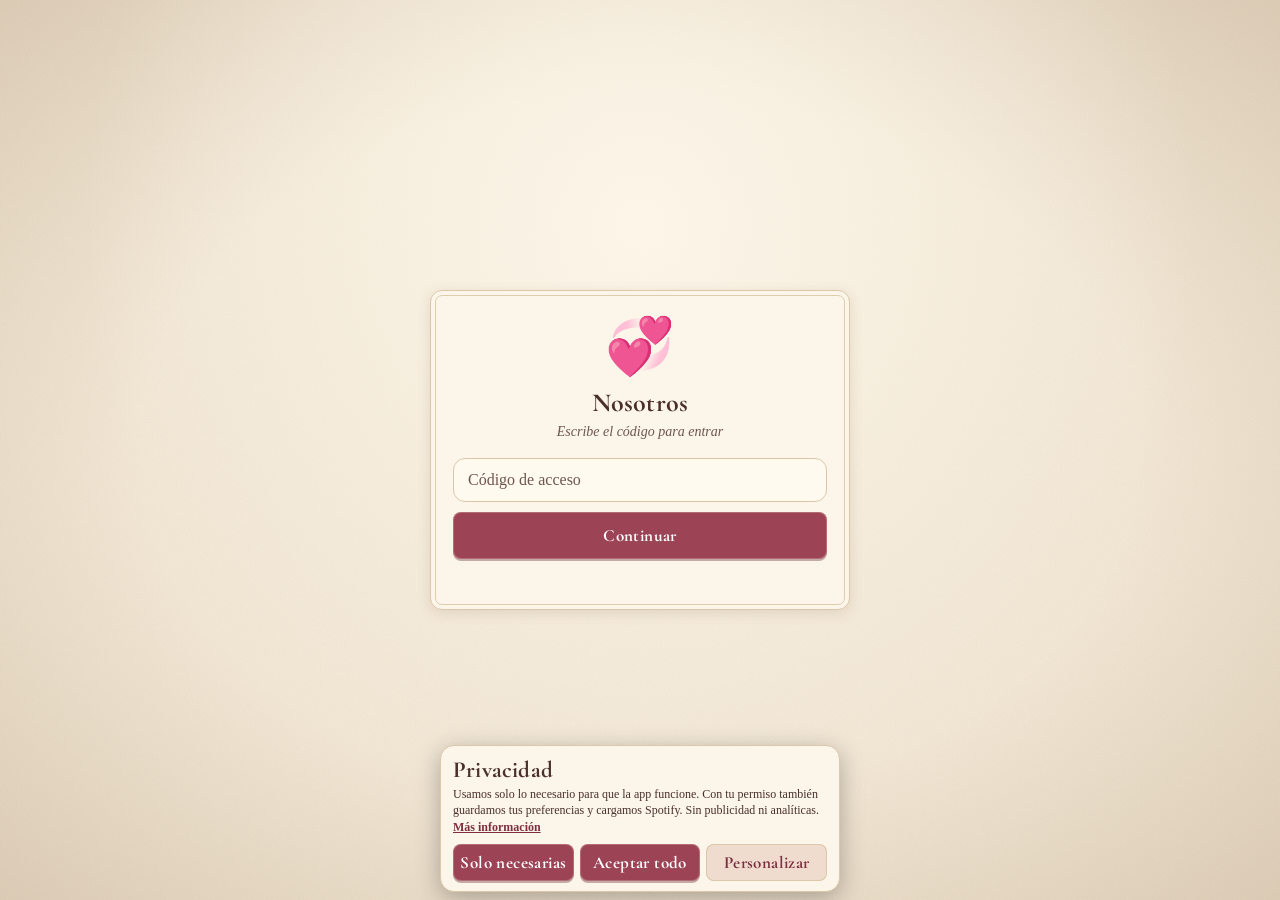
<file: index.html>
<!DOCTYPE html>
<html lang="es">
<head>
  <meta charset="UTF-8">
  <meta name="viewport" content="width=device-width, initial-scale=1.0, viewport-fit=cover">
  <title>Nosotros</title>
  <meta name="theme-color" content="#f3e9d7">
  <meta name="apple-mobile-web-app-capable" content="yes">
  <meta name="mobile-web-app-capable" content="yes">
  <meta name="apple-mobile-web-app-status-bar-style" content="default">
  <meta name="apple-mobile-web-app-title" content="Nosotros">
  <link rel="manifest" href="manifest.json">
  <link rel="icon" href="icon-192.png">
  <link rel="apple-touch-icon" href="icon-192.png">
  <meta name="robots" content="noindex, nofollow">
  <meta name="referrer" content="no-referrer">
  <meta http-equiv="Content-Security-Policy" content="default-src 'self'; script-src 'self'; style-src 'self' 'unsafe-inline'; img-src 'self' data: blob: https://kupwqulxzsgupyowpsnd.supabase.co; media-src 'self' blob: https://kupwqulxzsgupyowpsnd.supabase.co; connect-src 'self' https://kupwqulxzsgupyowpsnd.supabase.co wss://kupwqulxzsgupyowpsnd.supabase.co; frame-src https://open.spotify.com; font-src 'self'; worker-src 'self'; manifest-src 'self'; object-src 'none'; base-uri 'self'; form-action 'self'">
  <link rel="stylesheet" href="styles.css">
  <script src="tema-temprano.js"></script>
  <script src="vendor/supabase.js"></script>
</head>
<body>
  <div id="fondo-tema" class="fondo-tema" aria-hidden="true"></div>

  <!-- CARGANDO -->
  <section id="pantalla-cargando" class="pantalla activa centro">
    <div class="logo">💞</div>
  </section>

  <!-- CÓDIGO DE ACCESO -->
  <section id="pantalla-codigo" class="pantalla centro">
    <div class="tarjeta">
      <div class="logo">💞</div>
      <h1>Nosotros</h1>
      <p class="sub" id="codigo-sub">Escribe el código para entrar</p>
      <form id="form-codigo">
        <input aria-label="Código de acceso" id="input-acceso" type="password" inputmode="numeric" placeholder="Código de acceso" autocomplete="off" required>
        <button type="submit" class="btn">Continuar</button>
      </form>
      <p id="codigo-msg" class="msg" role="alert"></p>
    </div>
    <nav class="legal-links pie" aria-label="Información legal">
      <a href="legal/privacidad.html">Privacidad</a>
      <a href="legal/terminos.html">Términos</a>
      <a href="legal/cookies.html">Cookies</a>
      <a href="legal/reembolsos.html">Reembolsos</a>
      <a href="legal/creditos.html">Créditos</a>
      <button type="button" class="link-chico" data-accion="cookies">Preferencias de cookies</button>
    </nav>
  </section>

  <!-- USUARIO -->
  <section id="pantalla-auth" class="pantalla centro">
    <div class="tarjeta">
      <div class="logo">💞</div>
      <h1>Nosotros</h1>
      <p class="sub">¿Quién eres?</p>
      <form id="form-auth">
        <input aria-label="Tu nombre" id="auth-usuario" type="text" placeholder="Tu nombre" autocomplete="off" autocapitalize="words" required>
        <input aria-label="Contraseña" id="auth-pass" type="password" placeholder="Contraseña" autocomplete="current-password" required>
        <label class="chk" id="auth-terminos-fila">
          <input type="checkbox" id="auth-terminos" required>
          <span>He leído y acepto los <a href="legal/terminos.html">Términos y condiciones</a> y el <a href="legal/privacidad.html">Aviso de privacidad</a>.</span>
        </label>
        <button type="submit" class="btn" id="btn-auth">Entrar</button>
      </form>
      <p class="sub" style="margin:10px 0 0;font-size:12px">Solo pedimos los datos necesarios: tu nombre y tu contraseña.</p>
      <p id="auth-msg" class="msg" role="alert"></p>
    </div>
    <nav class="legal-links pie" aria-label="Información legal">
      <a href="legal/privacidad.html">Privacidad</a>
      <a href="legal/terminos.html">Términos</a>
      <a href="legal/cookies.html">Cookies</a>
      <a href="legal/reembolsos.html">Reembolsos</a>
      <a href="legal/creditos.html">Créditos</a>
      <button type="button" class="link-chico" data-accion="cookies">Preferencias de cookies</button>
    </nav>
  </section>

  <!-- VINCULAR PAREJA -->
  <section id="pantalla-vincular" class="pantalla centro">
    <div class="tarjeta">
      <div class="logo">🔗</div>
      <h2>Vincula a tu pareja</h2>
      <p class="sub">Uno crea el código y el otro lo escribe.</p>

      <button id="btn-crear-codigo" class="btn">Crear código</button>
      <div id="codigo-creado" class="codigo oculto"></div>

      <div class="separador"><span>o</span></div>

      <form id="form-unirse">
        <input aria-label="Escribe el código" id="input-codigo" type="text" placeholder="Escribe el código" maxlength="6" autocapitalize="characters" required>
        <button type="submit" class="btn btn-sec">Unirme</button>
      </form>
      <p id="vincular-msg" class="msg" role="alert"></p>
      <button class="link" data-accion="salir">Cerrar sesión</button>
    </div>
  </section>

  <!-- APP PRINCIPAL -->
  <section id="pantalla-app" class="pantalla">
    <a class="saltar" href="#contenido">Saltar al contenido</a>
    <header class="barra">
      <h1>💞 <span id="titulo-pareja">Nosotros</span></h1>
    </header>

    <main id="contenido" tabindex="-1">
      <!-- INICIO -->
      <div id="vista-inicio" class="vista activa">
        <div class="corazones-fondo" aria-hidden="true">
          <span>❤</span><span>❤</span><span>❤</span><span>❤</span><span>❤</span><span>❤</span><span>❤</span><span>❤</span>
        </div>

        <p class="saludo" id="saludo"></p>

        <!-- Pareja -->
        <div class="hero">
          <div class="hero-persona">
            <div class="avatar grande" id="hero-av-yo" data-uid=""></div>
            <span class="animo-badge oculto" id="hero-animo-yo"></span>
            <span id="hero-nombre-yo"></span>
          </div>
          <div class="latido">❤️</div>
          <div class="hero-persona">
            <div class="avatar grande otro" id="hero-av-otro"></div>
            <span class="animo-badge oculto" id="hero-animo-otro"></span>
            <span id="hero-nombre-otro"></span>
          </div>
        </div>

        <!-- Contador -->
        <div class="tarjeta contador" id="contador">
          <div id="contador-sin-fecha" class="oculto">
            <h2>¿Desde cuándo son novios? 💘</h2>
            <p class="sub">Pon la fecha y verán cuánto tiempo llevan juntos.</p>
          </div>
          <div id="contador-con-fecha" class="oculto">
            <p class="contador-titulo">Llevamos juntos</p>
            <div class="contador-dias"><span id="c-dias">0</span> <small>días</small></div>
            <div class="contador-cajas">
              <div><b id="c-anios">0</b><span>años</span></div>
              <div><b id="c-meses">0</b><span>meses</span></div>
              <div><b id="c-resto">0</b><span>días</span></div>
            </div>
            <p class="contador-vivo" id="c-vivo"></p>
            <p class="contador-desde" id="c-desde"></p>
          </div>
        </div>

        <!-- Próximas fechas -->
        <div class="grid-2" id="proximas">
          <div class="tarjeta mini">
            <div class="mini-icono">🌙</div>
            <div class="mini-num" id="p-mes-dias">–</div>
            <div class="mini-txt" id="p-mes-txt">para el próximo mesario</div>
          </div>
          <div class="tarjeta mini">
            <div class="mini-icono">💍</div>
            <div class="mini-num" id="p-anio-dias">–</div>
            <div class="mini-txt" id="p-anio-txt">para el aniversario</div>
            <div class="barra-prog"><i id="p-anio-barra"></i></div>
          </div>
        </div>

        <!-- Nuestra historia en números -->
        <div class="tarjeta numeros" id="numeros">
          <h2>Nuestra historia en números</h2>
          <div class="numeros-grid">
            <div><i>🌅</i><b id="n-amaneceres">0</b><span>amaneceres juntos</span></div>
            <div><i>📅</i><b id="n-semanas">0</b><span>semanas</span></div>
            <div><i>🌙</i><b id="n-lunas">0</b><span>lunas nuevas</span></div>
            <div><i>⏳</i><b id="n-horas">0</b><span>horas</span></div>
            <div><i>✨</i><b id="n-minutos">0</b><span>minutos</span></div>
            <div><i>💓</i><b id="n-latidos">0</b><span>latidos de amor</span></div>
          </div>
        </div>

        <!-- Botón de amor -->
        <button id="btn-corazon" class="btn-corazon">
          <span>❤️</span> Mandar un corazón
        </button>

        <!-- Estado de ánimo -->
        <div class="tarjeta animo" id="animo">
          <h2>¿Cómo te sientes hoy?</h2>
          <p class="sub" style="margin:0 0 4px">Es opcional y solo lo ve tu pareja.</p>
          <div class="animo-opciones" id="animo-opciones"></div>
          <p class="animo-otro" id="animo-otro"></p>
        </div>

        <!-- Estadísticas -->
        <div class="stats">
          <div><b id="s-recuerdos">0</b><span>📸 recuerdos</span></div>
          <div><b id="s-planes">0</b><span>🎯 planes</span></div>
          <div><b id="s-corazones">0</b><span>❤️ corazones</span></div>
        </div>

        <!-- Cumpleaños -->
        <div class="tarjeta cumples" id="cumples"></div>

        <!-- La luna y una idea para hoy -->
        <div class="grid-2" id="extras">
          <div class="tarjeta mini">
            <div class="mini-icono" id="luna-emoji">🌙</div>
            <div class="mini-num" id="luna-nombre">–</div>
            <div class="mini-txt" id="luna-texto"></div>
          </div>
          <div class="tarjeta mini">
            <div class="mini-icono">💡</div>
            <div class="mini-txt" style="font-weight:600">Idea para hoy</div>
            <div class="idea-txt" id="idea-hoy"></div>
          </div>
        </div>

        <!-- Frase del día -->
        <div class="tarjeta frase">
          <p class="frase-titulo">Frase del día</p>
          <p id="frase-dia"></p>
          <p class="frase-nueva" id="frase-nueva"></p>
        </div>
      </div>

      <!-- MURO -->
      <div id="vista-muro" class="vista">
        <form id="form-publicar" class="tarjeta publicar">
          <textarea aria-label="Escribe un recuerdo..." id="pub-texto" placeholder="Escribe un recuerdo..." rows="2"></textarea>
          <div id="pub-preview" class="preview oculto"></div>
          <p class="sub" style="text-align:left;margin:0 0 8px;font-size:12px">Sube solo contenido tuyo o con permiso de quienes aparecen. <a href="legal/terminos.html">Términos</a></p>
          <div class="fila">
            <label class="btn-icono" title="Adjuntar foto o video">
              📷
              <input id="pub-archivo" type="file" accept="image/*,video/*" class="sr-solo" aria-label="Adjuntar foto o video">
            </label>
            <span id="pub-estado" class="estado"></span>
            <button type="submit" class="btn btn-chico" id="btn-publicar">Publicar</button>
          </div>
        </form>
        <!-- Recuerdo al azar -->
        <div class="tarjeta recuerdo-azar">
          <div class="fila entre">
            <h2>✨ Un recuerdo</h2>
            <button id="btn-otro-recuerdo" class="btn-icono" title="Otro recuerdo" aria-label="Ver otro recuerdo">🔀</button>
          </div>
          <div id="recuerdo-azar"></div>
        </div>
        <div id="lista-publicaciones"></div>
      </div>

      <!-- JARDÍN -->
      <div id="vista-jardin" class="vista">
        <div class="jardin" id="jardin" role="img" aria-label="Jardín con flores, mariposas y libélulas. Toca el pasto para plantar una flor y el cielo para llamar a las mariposas.">
          <div class="j-sol"></div>
          <div class="j-nube n1"></div><div class="j-nube n2"></div><div class="j-nube n3"></div>
          <div class="j-colina c1"></div><div class="j-colina c2"></div>
          <div class="j-suelo"></div>
          <div class="j-arboles" id="j-arboles"></div>
          <div class="j-capa" id="j-capa"></div>
          <div class="j-aire" id="j-aire"></div>
          <p class="j-pista" id="j-pista">Toca el pasto para plantar · toca el cielo para llamar a las mariposas · mantén presionada una flor 5 segundos para quitarla</p>
        </div>
      </div>

      <!-- PLANES Y METAS -->
      <div id="vista-planes" class="vista">
        <div class="tarjeta planes-resumen">
          <h2>🎯 Nuestros planes</h2>
          <div class="planes-num" id="planes-num">Aún no hay planes</div>
          <div class="barra-prog"><i id="planes-barra"></i></div>
        </div>
        <div class="pestanas" id="planes-tabs">
          <button type="button" class="pestana activa" data-tab="pendientes">Por cumplir</button>
          <button type="button" class="pestana" data-tab="cumplidos">Cumplidos ✓</button>
        </div>
        <form id="form-plan" class="tarjeta publicar">
          <input aria-label="Ej: Viajar a la playa juntos…" id="plan-texto" type="text" placeholder="Ej: Viajar a la playa juntos…" maxlength="120" autocomplete="off">
          <button type="submit" class="btn btn-chico" id="btn-plan">Agregar</button>
        </form>
        <div id="lista-planes"></div>
      </div>

      <!-- PERFIL -->
      <div id="vista-perfil" class="vista">
        <div class="tarjeta">
          <h2>Tu perfil</h2>
          <div class="perfil-foto-fila">
            <div class="avatar enorme" id="perfil-avatar" data-uid=""></div>
            <label class="btn btn-chico btn-sec">
              <span id="perfil-foto-txt">Cambiar foto</span>
              <input id="perfil-foto" type="file" accept="image/*" class="sr-solo" aria-label="Elegir foto de perfil">
            </label>
            <button type="button" class="btn btn-chico btn-sec oculto" id="btn-quitar-foto">Quitar foto</button>
            <span id="perfil-foto-estado" class="estado" role="status"></span>
          </div>
          <label for="perfil-nombre">Tu nombre</label>
          <div class="fila">
            <input id="perfil-nombre" type="text" aria-label="Tu nombre" autocomplete="name">
            <button id="btn-guardar-nombre" class="btn btn-chico">Guardar</button>
          </div>
          <p class="sub" id="perfil-email"></p>
        </div>
        <div class="tarjeta">
          <h2>Tu pareja</h2>
          <p id="perfil-pareja"></p>
          <p class="sub">Código de vinculación: <b id="perfil-codigo"></b></p>
        </div>
        <div class="tarjeta">
          <h2>Temática</h2>
          <p class="sub" style="text-align:left;margin-top:0">Cambia cómo se ve la app. Se guarda en este dispositivo.</p>
          <div class="temas" id="lista-temas">
            <button type="button" class="tema-op activa" data-tema="rosa"><i class="tema-mini" style="background:linear-gradient(135deg,#e2b9ac,#9c4356)"></i><b>Rosa vintage</b><small>Predeterminada 💞</small></button>
            <button type="button" class="tema-op" data-tema="coraline"><i class="tema-mini" style="background:linear-gradient(135deg,#5b3fb5,#182a72 60%,#090e2c)"></i><b>Mundo de botones</b><small>Noche estrellada 🗝️</small></button>
            <button type="button" class="tema-op" data-tema="aurora"><i class="tema-mini" style="background:linear-gradient(135deg,#3df2b0,#1b6f9c 60%,#03131a)"></i><b>Auroras boreales</b><small>Cielo del norte 🌌</small></button>
          </div>
        </div>
        <button class="btn btn-sec" data-accion="salir">Cerrar sesión</button>
        <details class="datos-pie" id="datos-pie">
          <summary>Privacidad y datos</summary>
          <div class="datos-cuerpo">
            <p>Solo guardamos lo necesario. Puedes descargar tus datos, cambiar tus permisos o pedir que se borren.</p>
            <label class="chk chico"><input type="checkbox" id="pref-anim"> <span>Reducir animaciones</span></label>
            <p class="datos-acciones">
              <button type="button" class="link-chico" id="btn-descargar">Descargar mis datos</button> ·
              <button type="button" class="link-chico" data-accion="cookies">Preferencias de cookies</button>
            </p>
            <p id="datos-msg" class="msg" role="status"></p>
            <nav class="legal-links" aria-label="Información legal">
              <a href="legal/privacidad.html">Privacidad</a>
              <a href="legal/terminos.html">Términos</a>
              <a href="legal/cookies.html">Cookies</a>
              <a href="legal/reembolsos.html">Reembolsos</a>
              <a href="legal/creditos.html">Créditos</a>
            </nav>
          </div>
        </details>

      </div>
    </main>

    <!-- Mavis, la gatita que camina por la barra -->
    <div class="mavis" id="mavis" aria-hidden="true">
      <div class="mv-salto">
        <svg class="mavis-svg" id="mavis-svg" viewBox="0 0 130 92">
          <defs>
            <linearGradient id="mvPiel" x1="0" y1="0" x2="0" y2="1"><stop offset="0" stop-color="#3a3a47"/><stop offset=".3" stop-color="#1e1e26"/><stop offset="1" stop-color="#0b0b10"/></linearGradient>
            <linearGradient id="mvLejos" x1="0" y1="0" x2="0" y2="1"><stop offset="0" stop-color="#22222b"/><stop offset="1" stop-color="#09090d"/></linearGradient>
            <radialGradient id="mvCara" cx="58%" cy="38%" r="72%"><stop offset="0" stop-color="#33333f"/><stop offset=".55" stop-color="#1c1c24"/><stop offset="1" stop-color="#0d0d12"/></radialGradient>
            <radialGradient id="mvIris" cx="38%" cy="32%" r="75%"><stop offset="0" stop-color="#f6f08a"/><stop offset=".55" stop-color="#b9cc3c"/><stop offset="1" stop-color="#5b781d"/></radialGradient>
          </defs>
          <ellipse cx="66" cy="88" rx="42" ry="3.6" fill="rgba(0,0,0,.2)"/>
          <path class="mv-cola" d="M36 50 C18 55 3 45 7 28 C8 21 13 16 17.5 17.5 C20 19 19 22.5 17 26 C14 33 18 40 28 43 C33 45 37 46 39 47 Z" fill="url(#mvLejos)"/>
          <path d="M9 30 C9 24 12 19 16 18.5 M14 40 C20 45 28 46 36 47" fill="none" stroke="#4b4b5c" stroke-width=".9" opacity=".55" stroke-linecap="round"/>
          <g class="mv-pata p2">
            <path d="M47 61 C45.6 69 48.4 76 50.4 80 L49.6 84.6 C49.2 87.4 51 88 53.6 87.8 L56 87.6 C57.2 87.4 57.6 86 56.2 85 L55.4 81 C56.6 74 57.4 68 57 61 Z" fill="url(#mvLejos)"/>
            <ellipse cx="50.8" cy="86.6" rx="5.6" ry="2.5" fill="#1c1c25"/>
            <path d="M48.6 87.6 v-2 M50.8 88 v-2 M53 87.6 v-2" stroke="#000" stroke-width=".6" opacity=".6"/>
          </g>
          <g class="mv-pata p4">
            <path d="M83 61 C83.4 69 84.4 76 84.8 81 L84.4 85 C84.2 87.6 86 88 88.4 88 L90.6 87.8 C92 87.6 92.2 86.2 91.2 85 L90.8 81 C91.2 75 92 68 93 61 Z" fill="url(#mvLejos)"/>
            <ellipse cx="86.8" cy="86.6" rx="5.6" ry="2.5" fill="#1c1c25"/>
            <path d="M84.6 87.6 v-2 M86.8 88 v-2 M89 87.6 v-2" stroke="#000" stroke-width=".6" opacity=".6"/>
          </g>
          <g class="mv-cuerpo">
            <path d="M27 57 C26 42 41 36 62 36 C83 36 98 42 98 55 C98 68 83 77 62 77 C41 77 27 71 27 57 Z" fill="url(#mvPiel)"/>
            <path d="M31 47 C42 38 56 36 70 36.5 C84 37 94 41 97 50" fill="none" stroke="#5a5a6e" stroke-width="1.4" opacity=".55" stroke-linecap="round"/>
            <ellipse cx="44" cy="60" rx="14" ry="15.5" fill="#2a2a34" opacity=".55"/>
            <ellipse cx="83" cy="59" rx="12" ry="14" fill="#2a2a34" opacity=".45"/>
            <path d="M38 44 q4 -2 8 0 M50 41 q4 -2 8 0 M62 40 q4 -2 8 0 M74 41 q4 -2 8 0 M44 50 q4 -2 8 0 M58 48 q4 -2 8 0 M72 49 q4 -2 8 0 M36 58 q4 -2 8 0 M50 56 q4 -2 8 0 M64 57 q4 -2 8 0 M78 57 q4 -2 8 0 M44 66 q4 -2 8 0 M60 66 q4 -2 8 0" fill="none" stroke="#5d5d70" stroke-width=".8" opacity=".5" stroke-linecap="round"/>
            <path d="M88 44 C96 44 100 52 96 62 C93 70 86 75 80 76 C88 68 90 56 88 44Z" fill="#242430" opacity=".6"/>
            <path d="M32 66 C44 74 62 76 82 74" fill="none" stroke="#000" stroke-width="1.6" opacity=".4" stroke-linecap="round"/>
          </g>
          <g class="mv-pata p1">
            <path d="M34 61 C32.6 69 35.4 76 37.4 80 L36.6 84.6 C36.2 87.4 38 88 40.6 87.8 L43 87.6 C44.2 87.4 44.6 86 43.2 85 L42.4 81 C43.6 74 44.4 68 44 61 Z" fill="url(#mvPiel)"/>
            <ellipse cx="38.6" cy="86.8" rx="6.2" ry="2.7" fill="#2a2a35"/>
            <path d="M36.2 87.8 v-2.2 M38.6 88.2 v-2.2 M41 87.8 v-2.2" stroke="#000" stroke-width=".6" opacity=".6"/>
            <path d="M35 64 C34.4 72 34.6 80 35.4 84" fill="none" stroke="#5a5a6c" stroke-width=".8" opacity=".5"/>
          </g>
          <g class="mv-pata p3">
            <path d="M70 61 C70.4 69 71.4 76 71.8 81 L71.4 85 C71.2 87.6 73 88 75.4 88 L77.6 87.8 C79 87.6 79.2 86.2 78.2 85 L77.8 81 C78.2 75 79 68 80 61 Z" fill="url(#mvPiel)"/>
            <ellipse cx="74.6" cy="86.8" rx="6.2" ry="2.7" fill="#2a2a35"/>
            <path d="M72.2 87.8 v-2.2 M74.6 88.2 v-2.2 M77 87.8 v-2.2" stroke="#000" stroke-width=".6" opacity=".6"/>
            <path d="M71 64 C70.4 72 70.6 80 71.4 84" fill="none" stroke="#5a5a6c" stroke-width=".8" opacity=".5"/>
          </g>
          <g class="mv-cabeza">
            <path d="M83 32 L83.5 8.5 L98 22 Z" fill="#0f0f14"/>
            <path d="M86.6 27 L87 14.5 L94 22 Z" fill="#4a3541"/>
            <path d="M84.6 12 L84.4 19 M86 12.6 L86 18" stroke="#3a3a48" stroke-width=".6" opacity=".7"/>
            <path d="M101 22.5 L113.4 7.5 L116.2 32 Z" fill="url(#mvCara)"/>
            <path d="M105.6 24.5 L112.4 14.5 L113.6 29.5 Z" fill="#5a3f4b"/>
            <path d="M109 17 L109.6 26 M111 16 L111.6 26" stroke="#c9a8b4" stroke-width=".5" opacity=".55"/>
            <path d="M113 9 L112 16" stroke="#3d3d4e" stroke-width=".7"/>
            <path d="M82 42 C81 29 89 21 100 21 C112 21 119.4 30 119.4 41 C119.4 47 117.6 52 113.6 56 C109.6 60.4 102 62.4 96 61.4 C88 60 83 52 82 42Z" fill="url(#mvCara)"/>
            <path d="M84 50 C86 58 92 62 99 62 C92 63 85 59 83 52Z" fill="#101016" opacity=".7"/>
            <path d="M88 25.5 C92 21.4 99 20.2 106 21.4 C111 22.4 115 25 117 29" fill="none" stroke="#5c5c72" stroke-width="1.1" opacity=".55" stroke-linecap="round"/>
            <path d="M99 24 q1.4 6 -0.8 11 M104 24.5 q0.8 5 -0.6 9" fill="none" stroke="#5c5c72" stroke-width=".7" opacity=".4"/>
            <ellipse cx="113.4" cy="47.6" rx="8" ry="6.4" fill="#262631"/>
            <path d="M105.6 50 C108 55 114 56 118.4 51.6" fill="none" stroke="#000" stroke-width=".8" opacity=".35"/>
            <g class="mv-ojo">
              <path d="M102.4 37.6 C103.8 33.2 110.2 32.6 114 36.4 C111.4 41.4 105 41.8 102.4 37.6Z" fill="#08080c"/>
              <ellipse class="iris" cx="108.2" cy="37.2" rx="4.7" ry="3.9" fill="url(#mvIris)"/>
              <ellipse cx="108.4" cy="37.2" rx="1.3" ry="3.6" fill="#040407"/>
              <circle cx="106.6" cy="35.7" r="1.15" fill="#fff" opacity=".92"/>
              <circle cx="110" cy="38.8" r=".5" fill="#fff" opacity=".6"/>
              <path d="M102.4 37.6 C103.8 33.2 110.2 32.6 114 36.4" fill="none" stroke="#000" stroke-width="1.1" opacity=".7"/>
              <path d="M89.4 36.8 C90.8 33.4 96.4 33 99 36 C96.8 40.2 91.4 40.4 89.4 36.8Z" fill="#08080c"/>
              <ellipse class="iris" cx="94.3" cy="36.5" rx="3.9" ry="3.3" fill="url(#mvIris)"/>
              <ellipse cx="94.5" cy="36.5" rx="1.1" ry="3.1" fill="#040407"/>
              <circle cx="93" cy="35.2" r=".95" fill="#fff" opacity=".9"/>
              <path d="M89.4 36.8 C90.8 33.4 96.4 33 99 36" fill="none" stroke="#000" stroke-width="1" opacity=".7"/>
            </g>
            <path class="mv-ojo-feliz" d="M103 38.4 Q108.4 33.4 113.6 38.4 M90 37.4 Q94.4 33.2 98.6 37.4" fill="none" stroke="#cbc548" stroke-width="2" stroke-linecap="round"/>
            <path d="M116 43.6 h5.2 l-2.6 3.4 z" fill="#b56b7b"/>
            <path d="M117.2 44.2 h1.8" stroke="#e8b9c4" stroke-width=".7" stroke-linecap="round"/>
            <path d="M118.6 47 v2.2 M118.6 49.2 q-3.2 3.2 -7 1.8 M118.6 49.2 q2 2.6 4.6 1.6" fill="none" stroke="#4d3a45" stroke-width=".9" stroke-linecap="round"/>
            <g fill="#3d3d4e" opacity=".8"><circle cx="112" cy="46" r=".45"/><circle cx="114" cy="48" r=".45"/><circle cx="111" cy="49" r=".45"/><circle cx="115" cy="50" r=".45"/></g>
            <path d="M114 46.4 C119 44 124 42.2 129.6 41 M114.4 47.8 C120 47 125 47.4 130 48.6 M114 49.4 C119 51.4 124 53.8 128.6 55.4 M112 44.4 C115 40.6 119 38.4 123 37.6" fill="none" stroke="#e6e6f0" stroke-width=".6" opacity=".75" stroke-linecap="round"/>
          </g>
        </svg>
      </div>
    </div>

    <!-- Nuestra canción (Spotify) -->
    <button type="button" class="musica-btn" id="musica-btn" aria-label="Nuestra canción">🎵</button>
    <div class="musica-panel" id="musica-panel">
      <div class="musica-cab">
        <b>Nuestra canción 🎵</b>
        <button type="button" class="musica-cerrar" id="musica-cerrar" aria-label="Cerrar">✕</button>
      </div>
      <div id="musica-player"></div>
      <a id="musica-abrir" class="musica-abrir oculto" target="_blank" rel="noopener">Abrir en la app de Spotify ↗</a>
      <form id="musica-form" class="fila">
        <input aria-label="Enlace de Spotify (canción o playlist)" id="musica-url" type="url" placeholder="Enlace de Spotify (canción o playlist)">
        <button class="btn btn-chico" type="submit">Guardar</button>
      </form>
      <p id="musica-msg" class="msg"></p>
    </div>

    <nav class="nav">
      <button class="nav-btn activa" data-vista="inicio"><span>💞</span>Inicio</button>
      <button class="nav-btn" data-vista="muro"><span>📸</span>Recuerdos</button>
      <button class="nav-btn" data-vista="jardin"><span>🌷</span>Jardín</button>
      <button class="nav-btn" data-vista="planes"><span>🎯</span>Planes</button>
      <button class="nav-btn" data-vista="perfil"><span>👤</span>Perfil</button>
    </nav>
  </section>

  <!-- VISOR DE FOTOS -->
  <div id="visor" class="visor oculto" role="dialog" aria-modal="true" aria-label="Foto ampliada. Toca o presiona Escape para cerrar" tabindex="-1"></div>

  <!-- AVISOS Y ANIMACIONES -->
  <div id="toast" class="toast oculto" role="status" aria-live="polite"></div>
  <div id="lluvia" class="lluvia" aria-hidden="true"></div>

  <!-- CONSENTIMIENTO DE COOKIES Y ALMACENAMIENTO -->
  <div id="cookies" class="cookies oculto" role="dialog" aria-labelledby="ck-titulo" aria-describedby="ck-texto">
    <h2 id="ck-titulo">Privacidad</h2>
    <p id="ck-texto">Usamos solo lo necesario para que la app funcione. Con tu permiso también guardamos tus preferencias y cargamos Spotify. Sin publicidad ni analíticas. <a href="legal/cookies.html">Más información</a></p>
    <div id="ck-prefs" class="ck-prefs oculto">
      <label class="chk"><input type="checkbox" checked disabled> <span><b>Necesarias</b>: sesión y tus decisiones. Siempre activas.</span></label>
      <label class="chk"><input type="checkbox" id="ck-pref"> <span><b>Preferencias</b>: recordar temática y animaciones.</span></label>
      <label class="chk"><input type="checkbox" id="ck-terc"> <span><b>Contenido de terceros</b>: reproductor de Spotify.</span></label>
    </div>
    <div class="cookies-botones">
      <button type="button" class="btn" id="ck-rechazar">Solo necesarias</button>
      <button type="button" class="btn" id="ck-aceptar">Aceptar todo</button>
      <button type="button" class="btn btn-sec" id="ck-personalizar">Personalizar</button>
    </div>
  </div>

  <script type="module" src="app.js"></script>
</body>
</html>
</file>
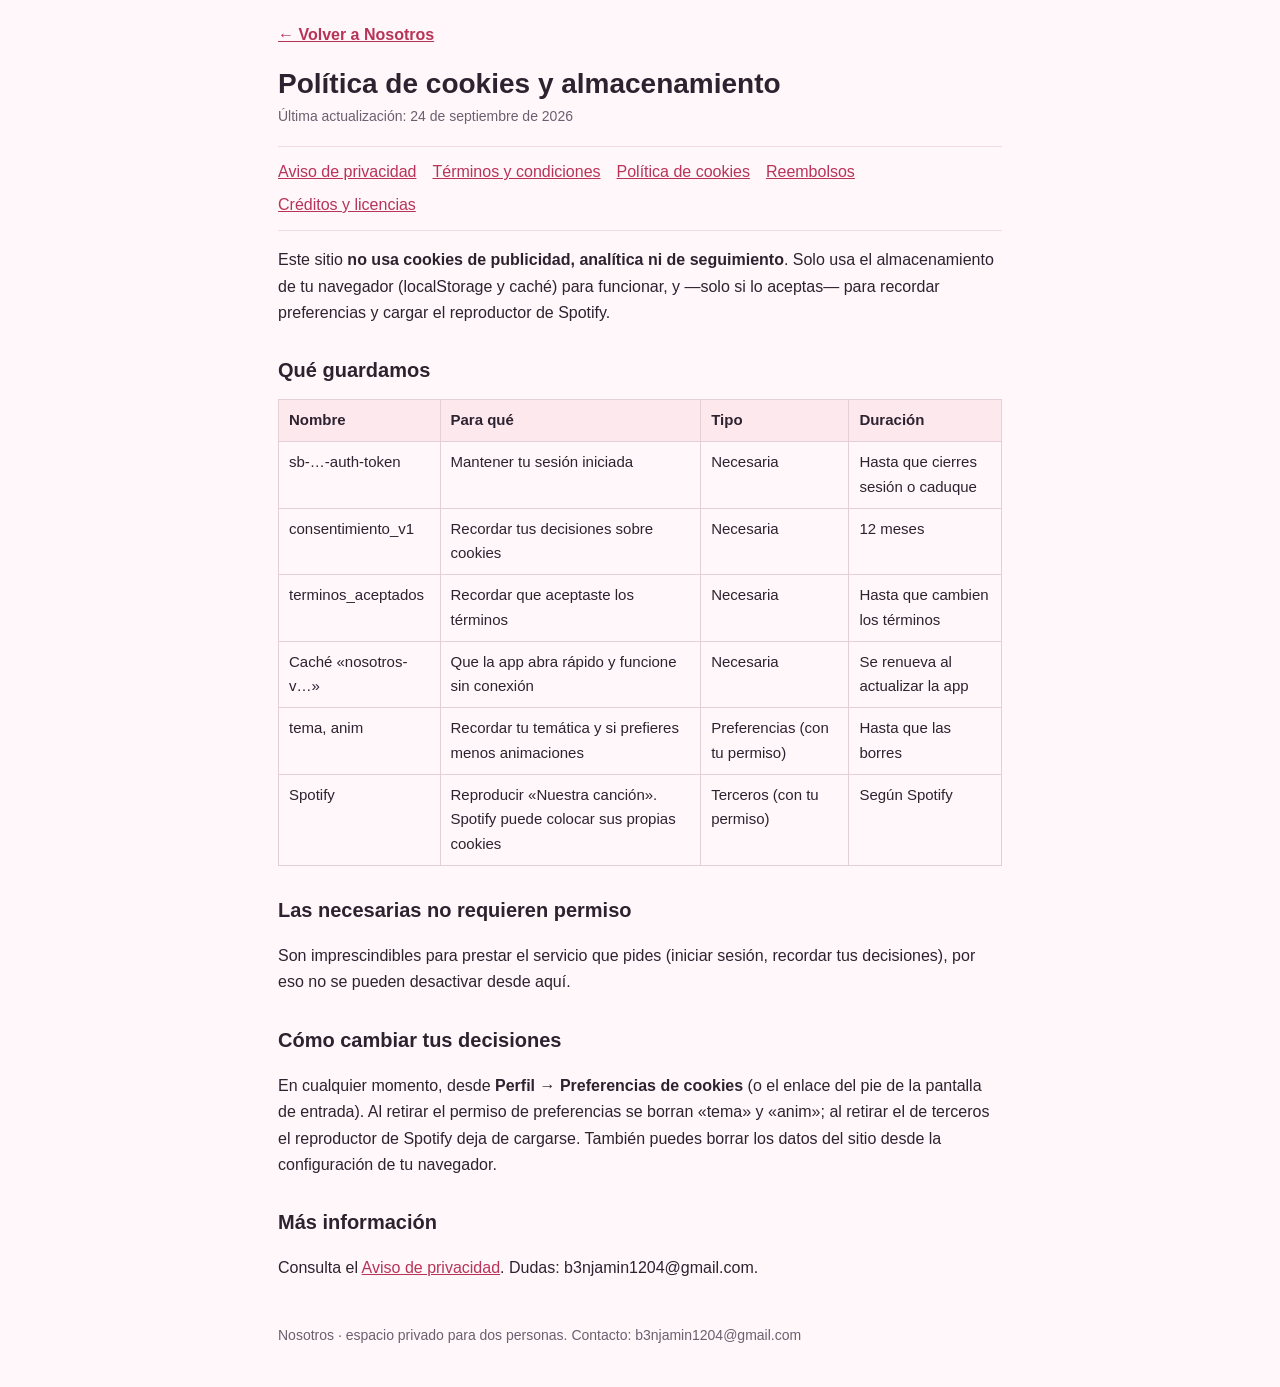
<file: legal/cookies.html>
<!DOCTYPE html>
<html lang="es">
<head>
<meta charset="UTF-8">
<meta name="viewport" content="width=device-width, initial-scale=1">
<meta name="robots" content="noindex, nofollow">
<meta name="referrer" content="no-referrer">
<title>Política de cookies y almacenamiento · Nosotros</title>
<link rel="stylesheet" href="legal.css">
</head>
<body>
<a class="saltar" href="#contenido">Saltar al contenido</a>
<header><a class="volver" href="../">← Volver a Nosotros</a></header>
<main id="contenido">
<h1>Política de cookies y almacenamiento</h1>
<p class="fecha">Última actualización: 24 de septiembre de 2026</p>
<nav class="legal" aria-label="Documentos legales"><a href="privacidad.html">Aviso de privacidad</a> <a href="terminos.html">Términos y condiciones</a> <a href="cookies.html" aria-current="page">Política de cookies</a> <a href="reembolsos.html">Reembolsos</a> <a href="creditos.html">Créditos y licencias</a></nav>

<p>Este sitio <strong>no usa cookies de publicidad, analítica ni de seguimiento</strong>. Solo usa el almacenamiento de tu navegador (localStorage y caché) para funcionar, y —solo si lo aceptas— para recordar preferencias y cargar el reproductor de Spotify.</p>

<h2>Qué guardamos</h2>
<table>
<tr><th>Nombre</th><th>Para qué</th><th>Tipo</th><th>Duración</th></tr>
<tr><td>sb-…-auth-token</td><td>Mantener tu sesión iniciada</td><td>Necesaria</td><td>Hasta que cierres sesión o caduque</td></tr>
<tr><td>consentimiento_v1</td><td>Recordar tus decisiones sobre cookies</td><td>Necesaria</td><td>12 meses</td></tr>
<tr><td>terminos_aceptados</td><td>Recordar que aceptaste los términos</td><td>Necesaria</td><td>Hasta que cambien los términos</td></tr>
<tr><td>Caché «nosotros-v…»</td><td>Que la app abra rápido y funcione sin conexión</td><td>Necesaria</td><td>Se renueva al actualizar la app</td></tr>
<tr><td>tema, anim</td><td>Recordar tu temática y si prefieres menos animaciones</td><td>Preferencias (con tu permiso)</td><td>Hasta que las borres</td></tr>
<tr><td>Spotify</td><td>Reproducir «Nuestra canción». Spotify puede colocar sus propias cookies</td><td>Terceros (con tu permiso)</td><td>Según Spotify</td></tr>
</table>

<h2>Las necesarias no requieren permiso</h2>
<p>Son imprescindibles para prestar el servicio que pides (iniciar sesión, recordar tus decisiones), por eso no se pueden desactivar desde aquí.</p>

<h2>Cómo cambiar tus decisiones</h2>
<p>En cualquier momento, desde <strong>Perfil → Preferencias de cookies</strong> (o el enlace del pie de la pantalla de entrada). Al retirar el permiso de preferencias se borran «tema» y «anim»; al retirar el de terceros el reproductor de Spotify deja de cargarse. También puedes borrar los datos del sitio desde la configuración de tu navegador.</p>

<h2>Más información</h2>
<p>Consulta el <a href="privacidad.html">Aviso de privacidad</a>. Dudas: b3njamin1204@gmail.com.</p>

</main>
<footer>Nosotros · espacio privado para dos personas. Contacto: b3njamin1204@gmail.com</footer>
</body>
</html>
</file>
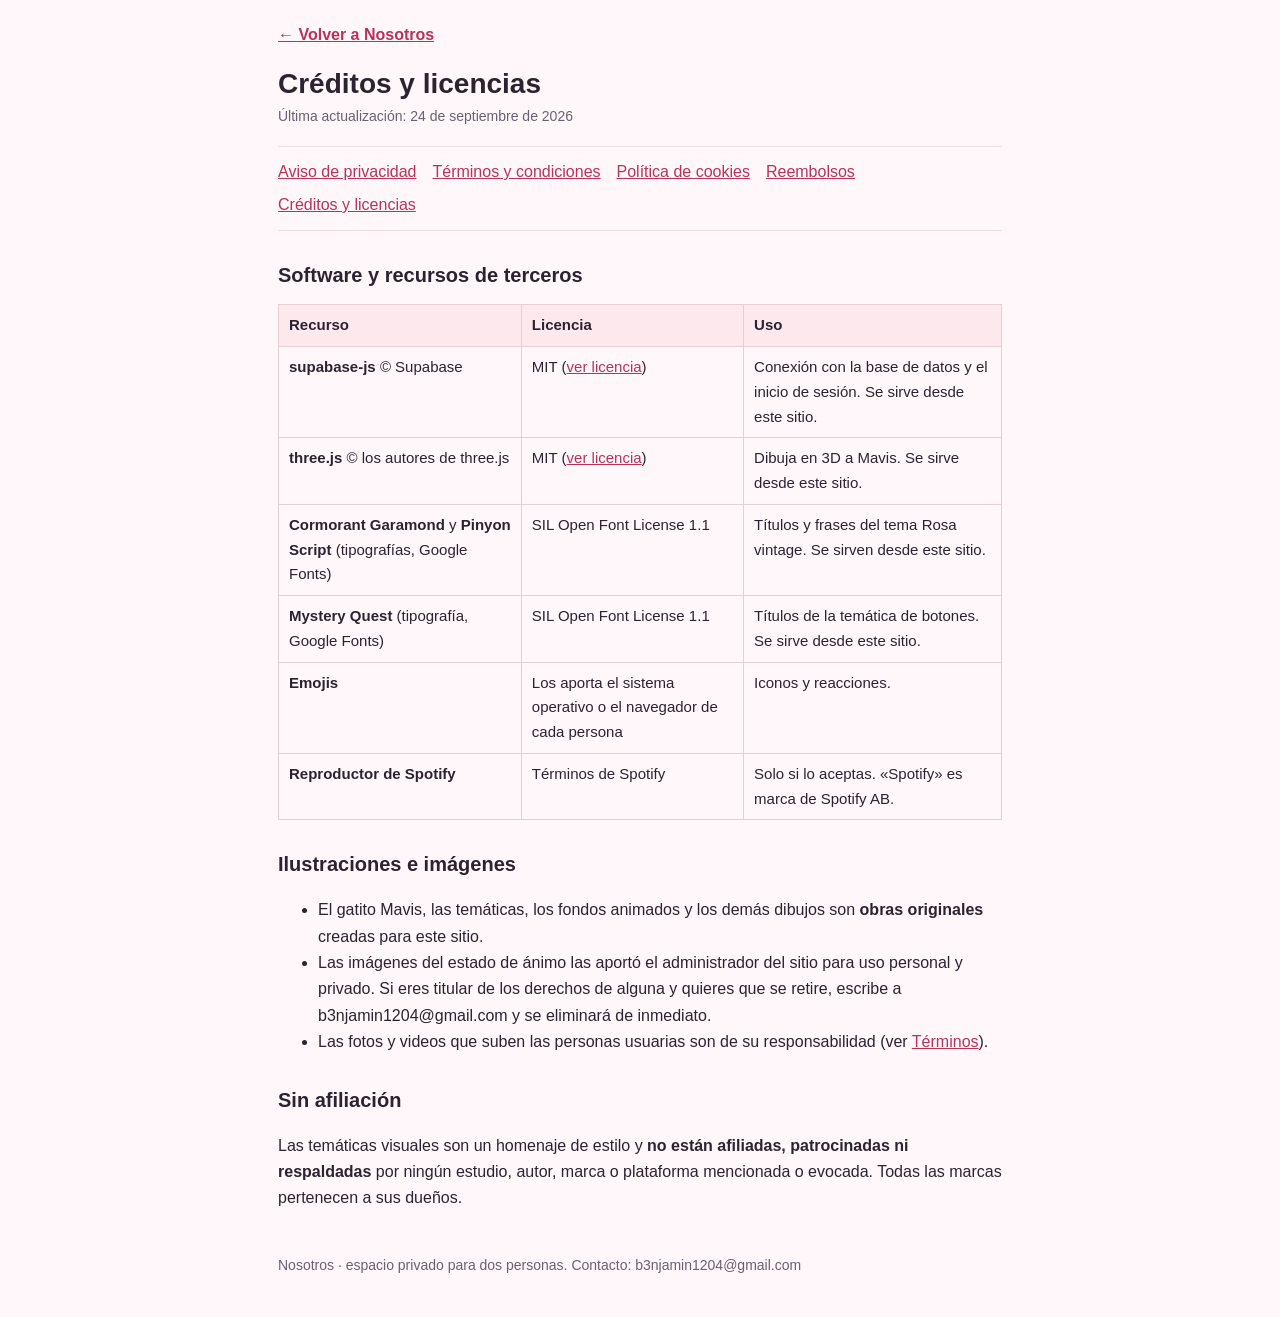
<file: legal/creditos.html>
<!DOCTYPE html>
<html lang="es">
<head>
<meta charset="UTF-8">
<meta name="viewport" content="width=device-width, initial-scale=1">
<meta name="robots" content="noindex, nofollow">
<meta name="referrer" content="no-referrer">
<title>Créditos y licencias · Nosotros</title>
<link rel="stylesheet" href="legal.css">
</head>
<body>
<a class="saltar" href="#contenido">Saltar al contenido</a>
<header><a class="volver" href="../">← Volver a Nosotros</a></header>
<main id="contenido">
<h1>Créditos y licencias</h1>
<p class="fecha">Última actualización: 24 de septiembre de 2026</p>
<nav class="legal" aria-label="Documentos legales"><a href="privacidad.html">Aviso de privacidad</a> <a href="terminos.html">Términos y condiciones</a> <a href="cookies.html">Política de cookies</a> <a href="reembolsos.html">Reembolsos</a> <a href="creditos.html" aria-current="page">Créditos y licencias</a></nav>

<h2>Software y recursos de terceros</h2>
<table>
<tr><th>Recurso</th><th>Licencia</th><th>Uso</th></tr>
<tr><td><strong>supabase-js</strong> © Supabase</td><td>MIT (<a href="../vendor/LICENSE-supabase-js.txt">ver licencia</a>)</td><td>Conexión con la base de datos y el inicio de sesión. Se sirve desde este sitio.</td></tr>
<tr><td><strong>three.js</strong> © los autores de three.js</td><td>MIT (<a href="../vendor/LICENSE-three.txt">ver licencia</a>)</td><td>Dibuja en 3D a Mavis. Se sirve desde este sitio.</td></tr>
<tr><td><strong>Cormorant Garamond</strong> y <strong>Pinyon Script</strong> (tipografías, Google Fonts)</td><td>SIL Open Font License 1.1</td><td>Títulos y frases del tema Rosa vintage. Se sirven desde este sitio.</td></tr>
<tr><td><strong>Mystery Quest</strong> (tipografía, Google Fonts)</td><td>SIL Open Font License 1.1</td><td>Títulos de la temática de botones. Se sirve desde este sitio.</td></tr>
<tr><td><strong>Emojis</strong></td><td>Los aporta el sistema operativo o el navegador de cada persona</td><td>Iconos y reacciones.</td></tr>
<tr><td><strong>Reproductor de Spotify</strong></td><td>Términos de Spotify</td><td>Solo si lo aceptas. «Spotify» es marca de Spotify AB.</td></tr>
</table>

<h2>Ilustraciones e imágenes</h2>
<ul>
<li>El gatito Mavis, las temáticas, los fondos animados y los demás dibujos son <strong>obras originales</strong> creadas para este sitio.</li>
<li>Las imágenes del estado de ánimo las aportó el administrador del sitio para uso personal y privado. Si eres titular de los derechos de alguna y quieres que se retire, escribe a b3njamin1204@gmail.com y se eliminará de inmediato.</li>
<li>Las fotos y videos que suben las personas usuarias son de su responsabilidad (ver <a href="terminos.html">Términos</a>).</li>
</ul>

<h2>Sin afiliación</h2>
<p>Las temáticas visuales son un homenaje de estilo y <strong>no están afiliadas, patrocinadas ni respaldadas</strong> por ningún estudio, autor, marca o plataforma mencionada o evocada. Todas las marcas pertenecen a sus dueños.</p>

</main>
<footer>Nosotros · espacio privado para dos personas. Contacto: b3njamin1204@gmail.com</footer>
</body>
</html>
</file>
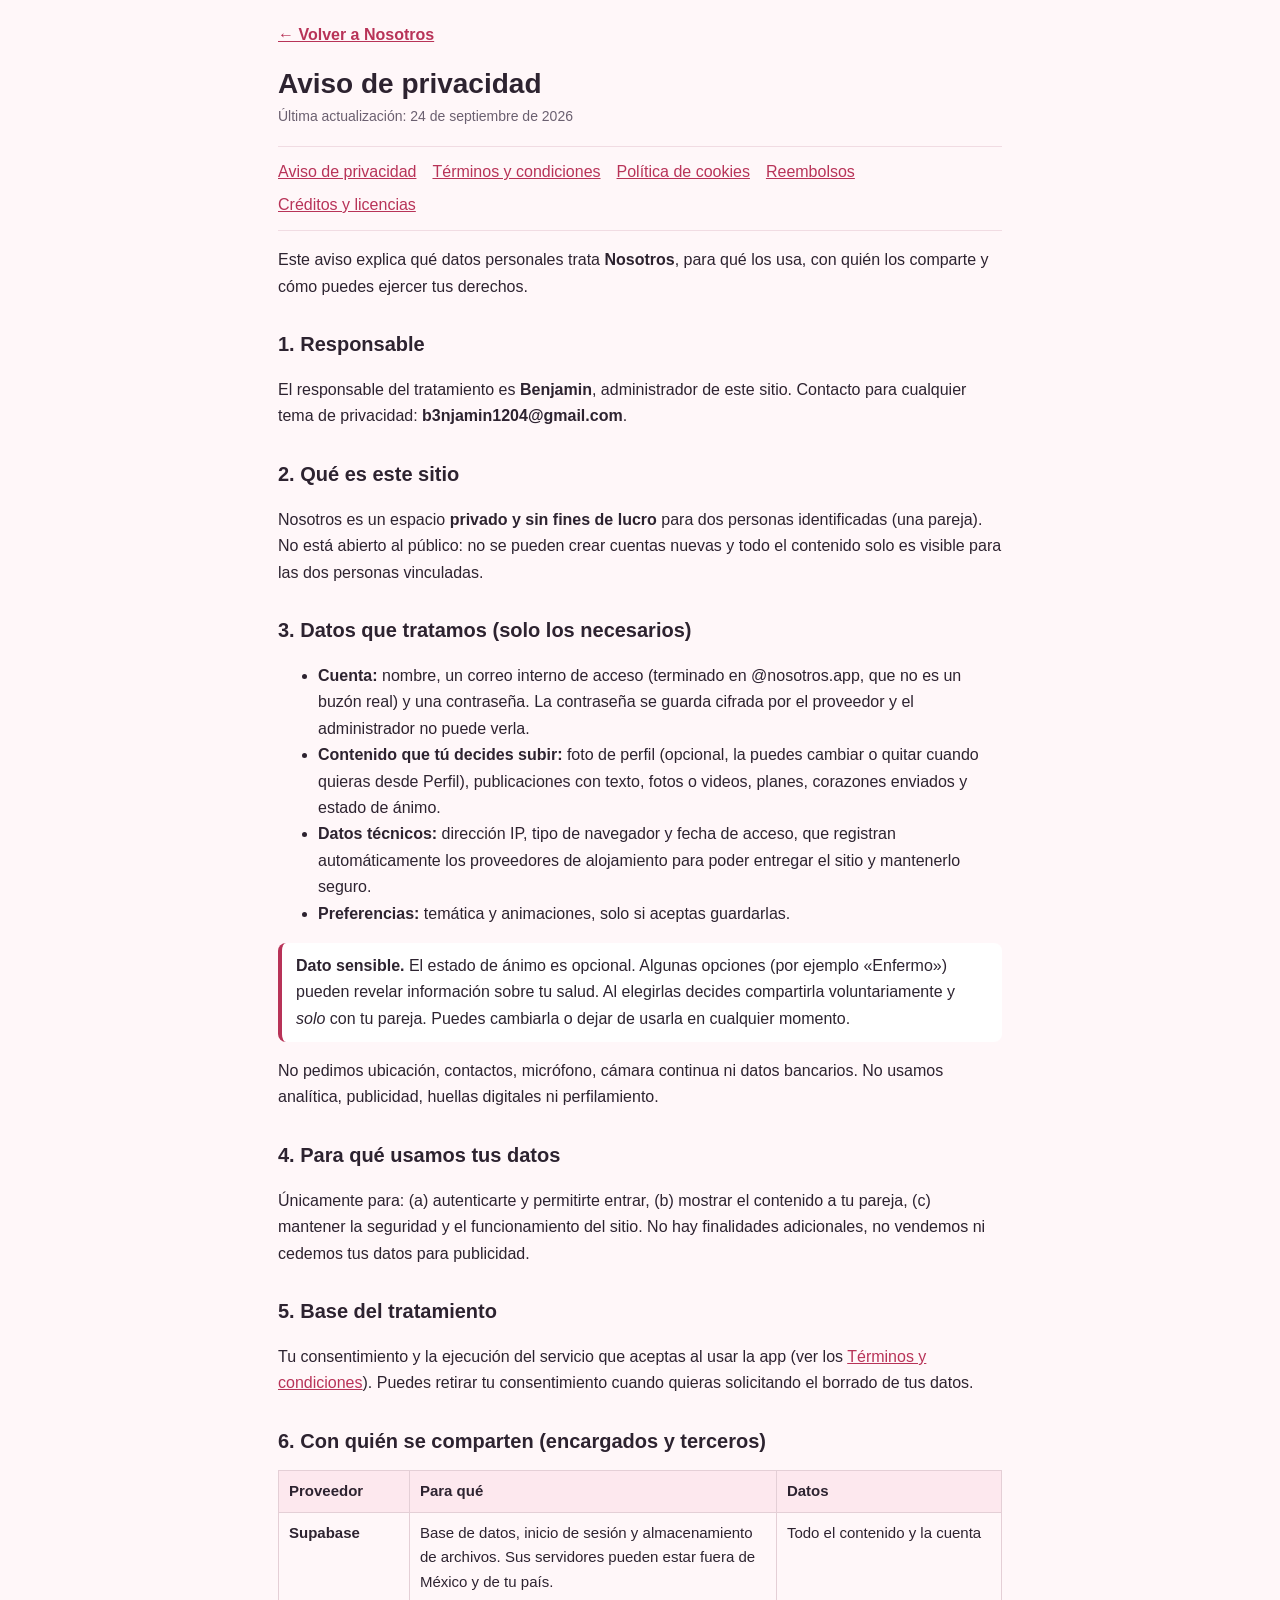
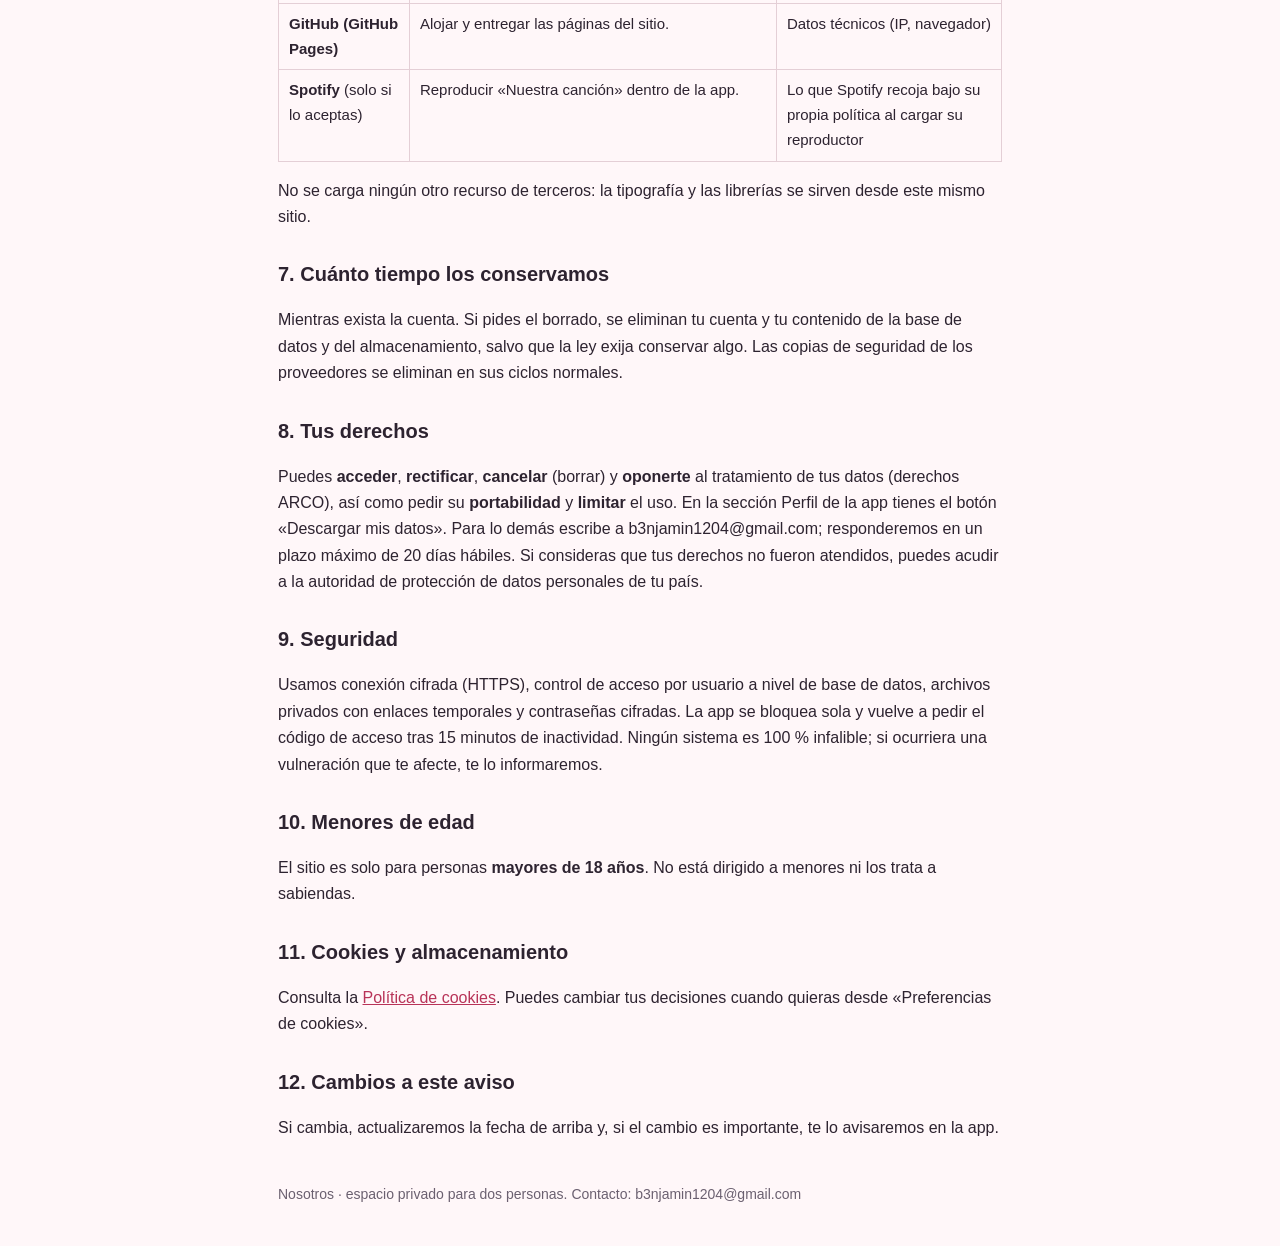
<file: legal/privacidad.html>
<!DOCTYPE html>
<html lang="es">
<head>
<meta charset="UTF-8">
<meta name="viewport" content="width=device-width, initial-scale=1">
<meta name="robots" content="noindex, nofollow">
<meta name="referrer" content="no-referrer">
<title>Aviso de privacidad · Nosotros</title>
<link rel="stylesheet" href="legal.css">
</head>
<body>
<a class="saltar" href="#contenido">Saltar al contenido</a>
<header><a class="volver" href="../">← Volver a Nosotros</a></header>
<main id="contenido">
<h1>Aviso de privacidad</h1>
<p class="fecha">Última actualización: 24 de septiembre de 2026</p>
<nav class="legal" aria-label="Documentos legales"><a href="privacidad.html" aria-current="page">Aviso de privacidad</a> <a href="terminos.html">Términos y condiciones</a> <a href="cookies.html">Política de cookies</a> <a href="reembolsos.html">Reembolsos</a> <a href="creditos.html">Créditos y licencias</a></nav>

<p>Este aviso explica qué datos personales trata <strong>Nosotros</strong>, para qué los usa, con quién los comparte y cómo puedes ejercer tus derechos.</p>

<h2>1. Responsable</h2>
<p>El responsable del tratamiento es <strong>Benjamin</strong>, administrador de este sitio. Contacto para cualquier tema de privacidad: <strong>b3njamin1204@gmail.com</strong>.</p>

<h2>2. Qué es este sitio</h2>
<p>Nosotros es un espacio <strong>privado y sin fines de lucro</strong> para dos personas identificadas (una pareja). No está abierto al público: no se pueden crear cuentas nuevas y todo el contenido solo es visible para las dos personas vinculadas.</p>

<h2>3. Datos que tratamos (solo los necesarios)</h2>
<ul>
<li><strong>Cuenta:</strong> nombre, un correo interno de acceso (terminado en @nosotros.app, que no es un buzón real) y una contraseña. La contraseña se guarda cifrada por el proveedor y el administrador no puede verla.</li>
<li><strong>Contenido que tú decides subir:</strong> foto de perfil (opcional, la puedes cambiar o quitar cuando quieras desde Perfil), publicaciones con texto, fotos o videos, planes, corazones enviados y estado de ánimo.</li>
<li><strong>Datos técnicos:</strong> dirección IP, tipo de navegador y fecha de acceso, que registran automáticamente los proveedores de alojamiento para poder entregar el sitio y mantenerlo seguro.</li>
<li><strong>Preferencias:</strong> temática y animaciones, solo si aceptas guardarlas.</li>
</ul>
<div class="aviso"><strong>Dato sensible.</strong> El estado de ánimo es opcional. Algunas opciones (por ejemplo «Enfermo») pueden revelar información sobre tu salud. Al elegirlas decides compartirla voluntariamente y <em>solo</em> con tu pareja. Puedes cambiarla o dejar de usarla en cualquier momento.</div>
<p>No pedimos ubicación, contactos, micrófono, cámara continua ni datos bancarios. No usamos analítica, publicidad, huellas digitales ni perfilamiento.</p>

<h2>4. Para qué usamos tus datos</h2>
<p>Únicamente para: (a) autenticarte y permitirte entrar, (b) mostrar el contenido a tu pareja, (c) mantener la seguridad y el funcionamiento del sitio. No hay finalidades adicionales, no vendemos ni cedemos tus datos para publicidad.</p>

<h2>5. Base del tratamiento</h2>
<p>Tu consentimiento y la ejecución del servicio que aceptas al usar la app (ver los <a href="terminos.html">Términos y condiciones</a>). Puedes retirar tu consentimiento cuando quieras solicitando el borrado de tus datos.</p>

<h2>6. Con quién se comparten (encargados y terceros)</h2>
<table>
<tr><th>Proveedor</th><th>Para qué</th><th>Datos</th></tr>
<tr><td><strong>Supabase</strong></td><td>Base de datos, inicio de sesión y almacenamiento de archivos. Sus servidores pueden estar fuera de México y de tu país.</td><td>Todo el contenido y la cuenta</td></tr>
<tr><td><strong>GitHub (GitHub Pages)</strong></td><td>Alojar y entregar las páginas del sitio.</td><td>Datos técnicos (IP, navegador)</td></tr>
<tr><td><strong>Spotify</strong> (solo si lo aceptas)</td><td>Reproducir «Nuestra canción» dentro de la app.</td><td>Lo que Spotify recoja bajo su propia política al cargar su reproductor</td></tr>
</table>
<p>No se carga ningún otro recurso de terceros: la tipografía y las librerías se sirven desde este mismo sitio.</p>

<h2>7. Cuánto tiempo los conservamos</h2>
<p>Mientras exista la cuenta. Si pides el borrado, se eliminan tu cuenta y tu contenido de la base de datos y del almacenamiento, salvo que la ley exija conservar algo. Las copias de seguridad de los proveedores se eliminan en sus ciclos normales.</p>

<h2>8. Tus derechos</h2>
<p>Puedes <strong>acceder</strong>, <strong>rectificar</strong>, <strong>cancelar</strong> (borrar) y <strong>oponerte</strong> al tratamiento de tus datos (derechos ARCO), así como pedir su <strong>portabilidad</strong> y <strong>limitar</strong> el uso. En la sección Perfil de la app tienes el botón «Descargar mis datos». Para lo demás escribe a b3njamin1204@gmail.com; responderemos en un plazo máximo de 20 días hábiles. Si consideras que tus derechos no fueron atendidos, puedes acudir a la autoridad de protección de datos personales de tu país.</p>

<h2>9. Seguridad</h2>
<p>Usamos conexión cifrada (HTTPS), control de acceso por usuario a nivel de base de datos, archivos privados con enlaces temporales y contraseñas cifradas. La app se bloquea sola y vuelve a pedir el código de acceso tras 15 minutos de inactividad. Ningún sistema es 100 % infalible; si ocurriera una vulneración que te afecte, te lo informaremos.</p>

<h2>10. Menores de edad</h2>
<p>El sitio es solo para personas <strong>mayores de 18 años</strong>. No está dirigido a menores ni los trata a sabiendas.</p>

<h2>11. Cookies y almacenamiento</h2>
<p>Consulta la <a href="cookies.html">Política de cookies</a>. Puedes cambiar tus decisiones cuando quieras desde «Preferencias de cookies».</p>

<h2>12. Cambios a este aviso</h2>
<p>Si cambia, actualizaremos la fecha de arriba y, si el cambio es importante, te lo avisaremos en la app.</p>

</main>
<footer>Nosotros · espacio privado para dos personas. Contacto: b3njamin1204@gmail.com</footer>
</body>
</html>
</file>
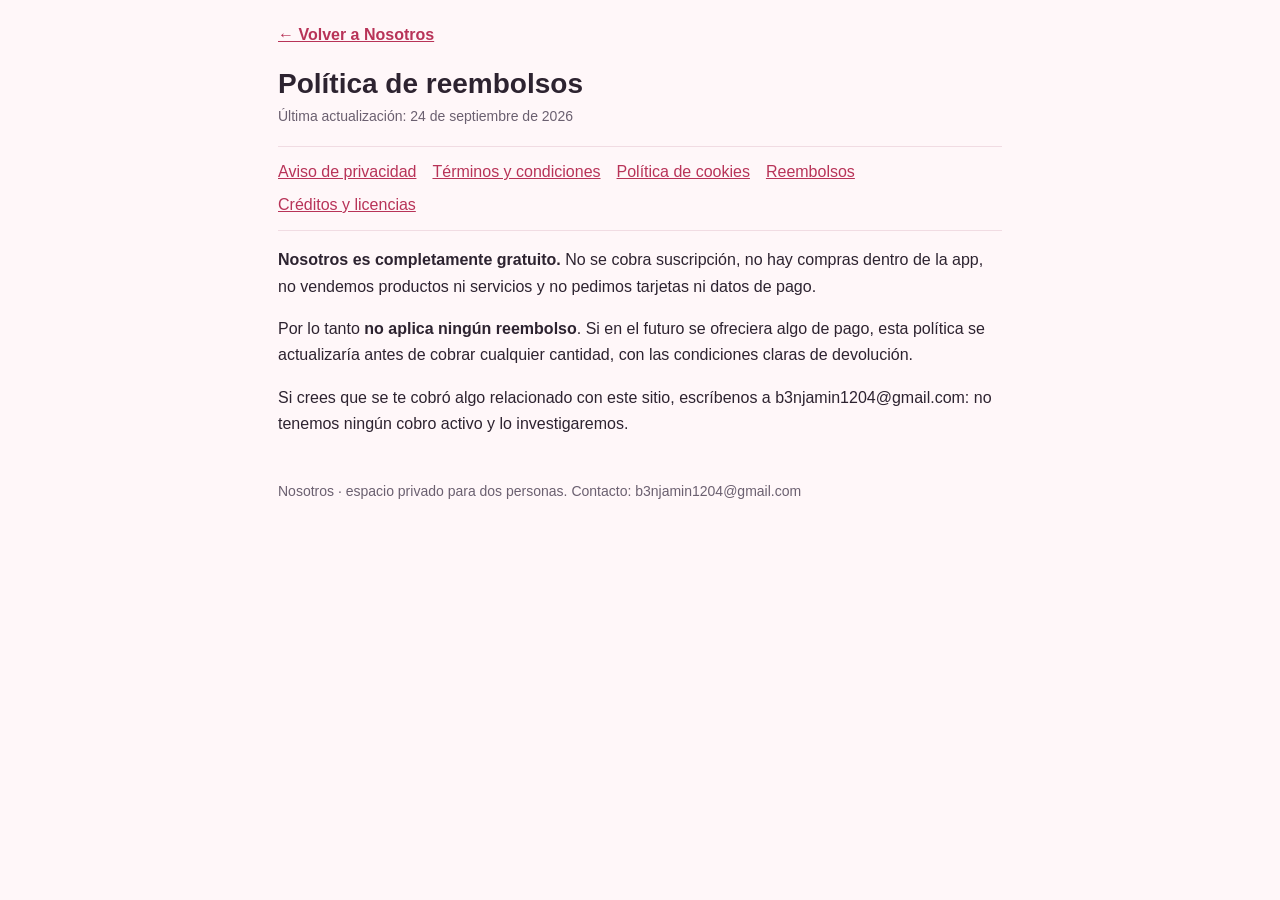
<file: legal/reembolsos.html>
<!DOCTYPE html>
<html lang="es">
<head>
<meta charset="UTF-8">
<meta name="viewport" content="width=device-width, initial-scale=1">
<meta name="robots" content="noindex, nofollow">
<meta name="referrer" content="no-referrer">
<title>Política de reembolsos · Nosotros</title>
<link rel="stylesheet" href="legal.css">
</head>
<body>
<a class="saltar" href="#contenido">Saltar al contenido</a>
<header><a class="volver" href="../">← Volver a Nosotros</a></header>
<main id="contenido">
<h1>Política de reembolsos</h1>
<p class="fecha">Última actualización: 24 de septiembre de 2026</p>
<nav class="legal" aria-label="Documentos legales"><a href="privacidad.html">Aviso de privacidad</a> <a href="terminos.html">Términos y condiciones</a> <a href="cookies.html">Política de cookies</a> <a href="reembolsos.html" aria-current="page">Reembolsos</a> <a href="creditos.html">Créditos y licencias</a></nav>

<p><strong>Nosotros es completamente gratuito.</strong> No se cobra suscripción, no hay compras dentro de la app, no vendemos productos ni servicios y no pedimos tarjetas ni datos de pago.</p>
<p>Por lo tanto <strong>no aplica ningún reembolso</strong>. Si en el futuro se ofreciera algo de pago, esta política se actualizaría antes de cobrar cualquier cantidad, con las condiciones claras de devolución.</p>
<p>Si crees que se te cobró algo relacionado con este sitio, escríbenos a b3njamin1204@gmail.com: no tenemos ningún cobro activo y lo investigaremos.</p>

</main>
<footer>Nosotros · espacio privado para dos personas. Contacto: b3njamin1204@gmail.com</footer>
</body>
</html>
</file>
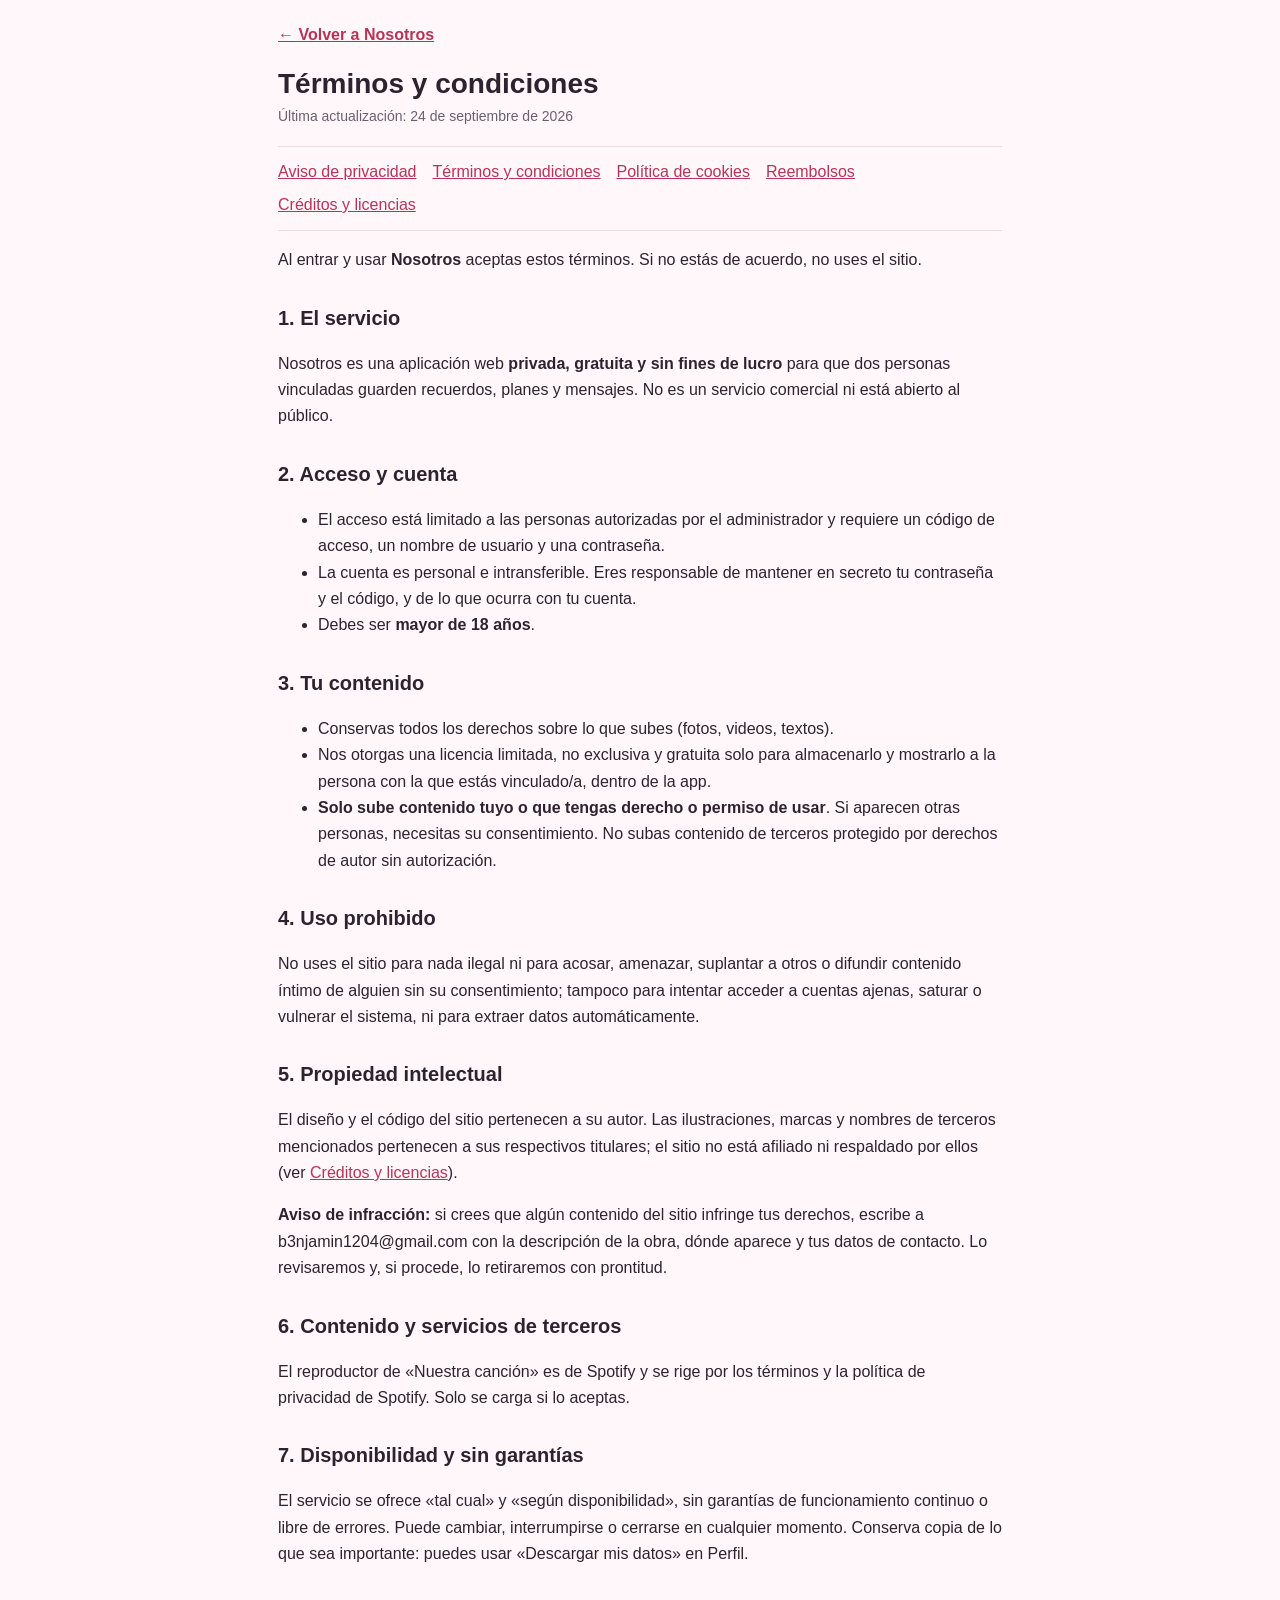
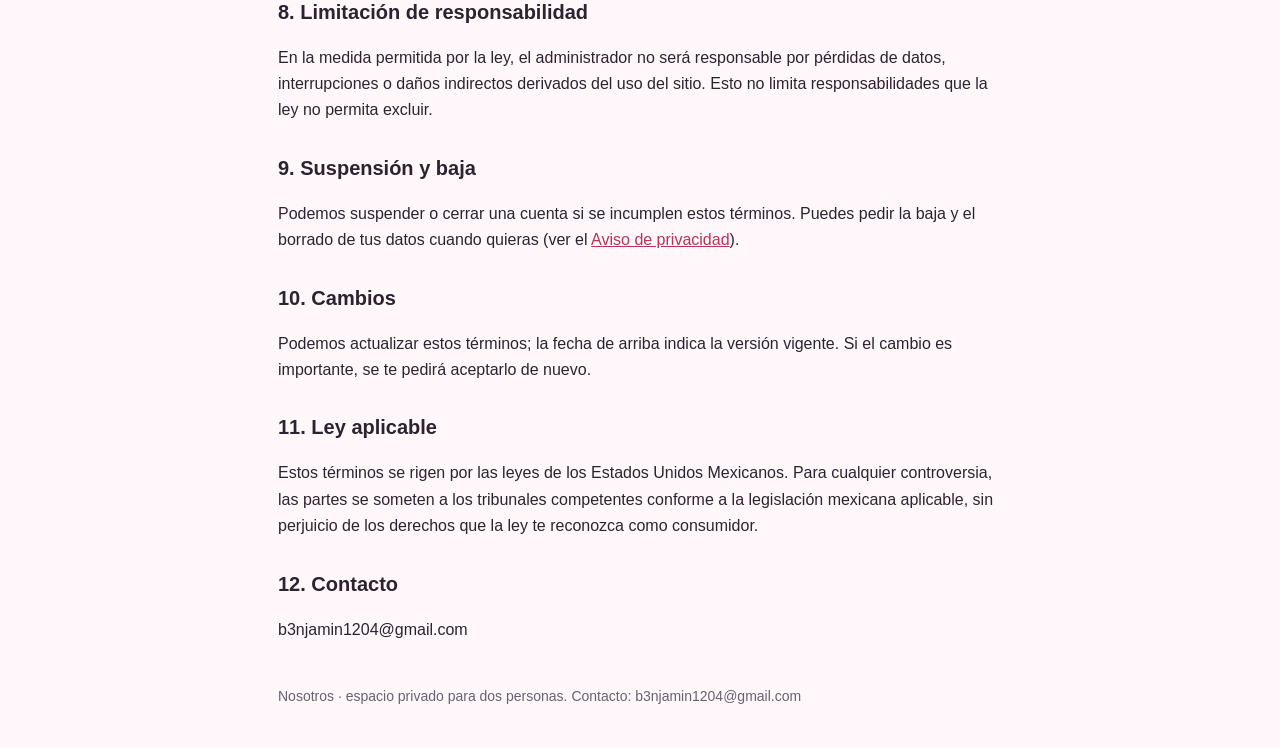
<file: legal/terminos.html>
<!DOCTYPE html>
<html lang="es">
<head>
<meta charset="UTF-8">
<meta name="viewport" content="width=device-width, initial-scale=1">
<meta name="robots" content="noindex, nofollow">
<meta name="referrer" content="no-referrer">
<title>Términos y condiciones · Nosotros</title>
<link rel="stylesheet" href="legal.css">
</head>
<body>
<a class="saltar" href="#contenido">Saltar al contenido</a>
<header><a class="volver" href="../">← Volver a Nosotros</a></header>
<main id="contenido">
<h1>Términos y condiciones</h1>
<p class="fecha">Última actualización: 24 de septiembre de 2026</p>
<nav class="legal" aria-label="Documentos legales"><a href="privacidad.html">Aviso de privacidad</a> <a href="terminos.html" aria-current="page">Términos y condiciones</a> <a href="cookies.html">Política de cookies</a> <a href="reembolsos.html">Reembolsos</a> <a href="creditos.html">Créditos y licencias</a></nav>

<p>Al entrar y usar <strong>Nosotros</strong> aceptas estos términos. Si no estás de acuerdo, no uses el sitio.</p>

<h2>1. El servicio</h2>
<p>Nosotros es una aplicación web <strong>privada, gratuita y sin fines de lucro</strong> para que dos personas vinculadas guarden recuerdos, planes y mensajes. No es un servicio comercial ni está abierto al público.</p>

<h2>2. Acceso y cuenta</h2>
<ul>
<li>El acceso está limitado a las personas autorizadas por el administrador y requiere un código de acceso, un nombre de usuario y una contraseña.</li>
<li>La cuenta es personal e intransferible. Eres responsable de mantener en secreto tu contraseña y el código, y de lo que ocurra con tu cuenta.</li>
<li>Debes ser <strong>mayor de 18 años</strong>.</li>
</ul>

<h2>3. Tu contenido</h2>
<ul>
<li>Conservas todos los derechos sobre lo que subes (fotos, videos, textos).</li>
<li>Nos otorgas una licencia limitada, no exclusiva y gratuita solo para almacenarlo y mostrarlo a la persona con la que estás vinculado/a, dentro de la app.</li>
<li><strong>Solo sube contenido tuyo o que tengas derecho o permiso de usar</strong>. Si aparecen otras personas, necesitas su consentimiento. No subas contenido de terceros protegido por derechos de autor sin autorización.</li>
</ul>

<h2>4. Uso prohibido</h2>
<p>No uses el sitio para nada ilegal ni para acosar, amenazar, suplantar a otros o difundir contenido íntimo de alguien sin su consentimiento; tampoco para intentar acceder a cuentas ajenas, saturar o vulnerar el sistema, ni para extraer datos automáticamente.</p>

<h2>5. Propiedad intelectual</h2>
<p>El diseño y el código del sitio pertenecen a su autor. Las ilustraciones, marcas y nombres de terceros mencionados pertenecen a sus respectivos titulares; el sitio no está afiliado ni respaldado por ellos (ver <a href="creditos.html">Créditos y licencias</a>).</p>
<p><strong>Aviso de infracción:</strong> si crees que algún contenido del sitio infringe tus derechos, escribe a b3njamin1204@gmail.com con la descripción de la obra, dónde aparece y tus datos de contacto. Lo revisaremos y, si procede, lo retiraremos con prontitud.</p>

<h2>6. Contenido y servicios de terceros</h2>
<p>El reproductor de «Nuestra canción» es de Spotify y se rige por los términos y la política de privacidad de Spotify. Solo se carga si lo aceptas.</p>

<h2>7. Disponibilidad y sin garantías</h2>
<p>El servicio se ofrece «tal cual» y «según disponibilidad», sin garantías de funcionamiento continuo o libre de errores. Puede cambiar, interrumpirse o cerrarse en cualquier momento. Conserva copia de lo que sea importante: puedes usar «Descargar mis datos» en Perfil.</p>

<h2>8. Limitación de responsabilidad</h2>
<p>En la medida permitida por la ley, el administrador no será responsable por pérdidas de datos, interrupciones o daños indirectos derivados del uso del sitio. Esto no limita responsabilidades que la ley no permita excluir.</p>

<h2>9. Suspensión y baja</h2>
<p>Podemos suspender o cerrar una cuenta si se incumplen estos términos. Puedes pedir la baja y el borrado de tus datos cuando quieras (ver el <a href="privacidad.html">Aviso de privacidad</a>).</p>

<h2>10. Cambios</h2>
<p>Podemos actualizar estos términos; la fecha de arriba indica la versión vigente. Si el cambio es importante, se te pedirá aceptarlo de nuevo.</p>

<h2>11. Ley aplicable</h2>
<p>Estos términos se rigen por las leyes de los Estados Unidos Mexicanos. Para cualquier controversia, las partes se someten a los tribunales competentes conforme a la legislación mexicana aplicable, sin perjuicio de los derechos que la ley te reconozca como consumidor.</p>

<h2>12. Contacto</h2>
<p>b3njamin1204@gmail.com</p>

</main>
<footer>Nosotros · espacio privado para dos personas. Contacto: b3njamin1204@gmail.com</footer>
</body>
</html>
</file>
<file: styles.css>
@font-face { font-family: 'Mystery Quest'; font-style: normal; font-weight: 400; font-display: swap; src: url(fonts/mystery-quest-latin-ext.woff2) format('woff2'); unicode-range: U+0100-02BA, U+02BD-02C5, U+02C7-02CC, U+02CE-02D7, U+02DD-02FF, U+0304, U+0308, U+0329, U+1D00-1DBF, U+1E00-1E9F, U+1EF2-1EFF, U+2020, U+20A0-20AB, U+20AD-20C0, U+2113, U+2C60-2C7F, U+A720-A7FF; }
@font-face { font-family: 'Mystery Quest'; font-style: normal; font-weight: 400; font-display: swap; src: url(fonts/mystery-quest-latin.woff2) format('woff2'); unicode-range: U+0000-00FF, U+0131, U+0152-0153, U+02BB-02BC, U+02C6, U+02DA, U+02DC, U+0304, U+0308, U+0329, U+2000-206F, U+20AC, U+2122, U+2191, U+2193, U+2212, U+2215, U+FEFF, U+FFFD; }

:root {
  --rosa: #9c4356;
  --rosa-osc: #7d2f41;
  --rosa-claro: #f0dccf;
  --fondo: #f3e9d7;
  --tarjeta: #fcf6ea;
  --texto: #4a2f2b;
  --gris: #6e564e;
  --borde: #dcc7a9;
  --sombra: 0 3px 14px rgba(110, 70, 40, 0.14);
  --radio: 18px;
  --nav-alto: 64px;
}

* { box-sizing: border-box; margin: 0; padding: 0; }

html, body { height: 100%; }

body {
  font-family: -apple-system, BlinkMacSystemFont, "Segoe UI", Roboto, sans-serif;
  background: var(--fondo);
  color: var(--texto);
  -webkit-tap-highlight-color: transparent;
}

.oculto { display: none !important; }

/* ---------- Pantallas ---------- */
.pantalla { display: none; min-height: 100vh; min-height: 100dvh; }
.pantalla.activa { display: block; }
.pantalla.centro.activa { display: flex; align-items: center; justify-content: center; padding: 20px; }

.logo { font-size: 56px; text-align: center; margin-bottom: 8px; }

h1 { font-size: 26px; text-align: center; }
h2 { font-size: 19px; margin-bottom: 8px; }
.sub { color: var(--gris); font-size: 14px; text-align: center; margin: 6px 0 18px; }

.tarjeta {
  background: var(--tarjeta);
  border-radius: var(--radio);
  box-shadow: var(--sombra);
  padding: 22px;
  width: 100%;
  max-width: 420px;
}

/* ---------- Formularios ---------- */
input, textarea {
  width: 100%;
  border: 1.5px solid var(--borde);
  border-radius: 12px;
  padding: 12px 14px;
  font-size: 16px;
  font-family: inherit;
  background: #fff;
  color: var(--texto);
  outline: none;
  margin-bottom: 10px;
}
input:focus, textarea:focus { border-color: var(--rosa); }
textarea { resize: none; }
label { font-size: 13px; color: var(--gris); display: block; margin-bottom: 6px; }

.btn {
  width: 100%;
  border: none;
  border-radius: 12px;
  padding: 13px;
  font-size: 16px;
  font-weight: 600;
  background: var(--rosa);
  color: #fff;
  cursor: pointer;
  transition: background .15s, opacity .15s;
}
.btn:hover { background: var(--rosa-osc); }
.btn:disabled { opacity: .6; cursor: default; }
.btn-sec { background: var(--rosa-claro); color: var(--rosa-osc); }
.btn-sec:hover { background: #fbd6e1; }
.btn-chico { width: auto; padding: 10px 16px; font-size: 15px; }

.link {
  display: block; margin: 16px auto 0; background: none; border: none;
  color: var(--gris); font-size: 14px; cursor: pointer; text-decoration: underline;
}

.msg { text-align: center; font-size: 14px; margin-top: 10px; min-height: 18px; color: var(--rosa-osc); }

.pestanas { display: flex; background: var(--rosa-claro); border-radius: 12px; padding: 4px; margin-bottom: 16px; }
.pestana {
  flex: 1; border: none; background: none; padding: 9px; border-radius: 9px;
  font-size: 15px; color: var(--rosa-osc); cursor: pointer; font-weight: 500;
}
.pestana.activa { background: #fff; box-shadow: 0 1px 4px rgba(0,0,0,.08); font-weight: 600; }

.separador { display: flex; align-items: center; gap: 10px; color: var(--gris); margin: 18px 0; font-size: 13px; }
.separador::before, .separador::after { content: ""; flex: 1; height: 1px; background: var(--borde); }

.codigo {
  margin-top: 14px; text-align: center; font-size: 34px; font-weight: 700;
  letter-spacing: 6px; color: var(--rosa); background: var(--rosa-claro);
  border-radius: 12px; padding: 14px;
}
#input-codigo { text-transform: uppercase; text-align: center; letter-spacing: 4px; font-weight: 600; }

.fila { display: flex; align-items: center; gap: 10px; }
.fila input { margin-bottom: 0; }

/* ---------- App principal ---------- */
#pantalla-app.activa { display: flex; flex-direction: column; height: 100vh; height: 100dvh; }

.barra {
  padding: 14px 16px; padding-top: max(14px, env(safe-area-inset-top));
  background: var(--tarjeta); border-bottom: 1px solid var(--borde);
}
.barra h1 { font-size: 20px; }

main { flex: 1; overflow: hidden; position: relative; }

.vista { display: none; height: 100%; overflow-y: auto; padding: 16px; }
.vista.activa { display: block; }
.vista > * { margin-left: auto; margin-right: auto; max-width: 600px; }
.vista > .tarjeta, .vista > .btn { margin-bottom: 14px; }

/* ---------- Publicar ---------- */
.publicar { max-width: 600px; margin-bottom: 16px; }
.publicar textarea { margin-bottom: 8px; }
.publicar .fila { justify-content: space-between; }
.btn-icono {
  font-size: 22px; cursor: pointer; background: var(--rosa-claro);
  width: 44px; height: 44px; border-radius: 12px; display: grid; place-items: center; flex-shrink: 0;
}
.estado { flex: 1; font-size: 13px; color: var(--gris); }

.preview { position: relative; margin-bottom: 10px; }
.preview img, .preview video { width: 100%; max-height: 260px; object-fit: cover; border-radius: 12px; display: block; }
.preview button {
  position: absolute; top: 8px; right: 8px; background: rgba(0,0,0,.55); color: #fff;
  border: none; border-radius: 50%; width: 30px; height: 30px; cursor: pointer; font-size: 15px;
}

/* ---------- Publicaciones ---------- */
.post { background: var(--tarjeta); border-radius: var(--radio); box-shadow: var(--sombra); margin-bottom: 16px; overflow: hidden; }
.post-cab { display: flex; align-items: center; gap: 10px; padding: 14px 16px 10px; }
.avatar {
  width: 36px; height: 36px; border-radius: 50%; background: var(--rosa); color: #fff;
  display: grid; place-items: center; font-weight: 700; flex-shrink: 0;
}
.avatar.otro { background: #7c4dc4; }
.avatar { overflow: hidden; }
.avatar img { width: 100%; height: 100%; object-fit: cover; display: block; }
.avatar.enorme { width: 84px; height: 84px; font-size: 34px; box-shadow: 0 6px 18px rgba(232,83,122,.3); border: 3px solid #fff; }
.perfil-foto-fila { display: flex; align-items: center; gap: 14px; margin: 8px 0 14px; flex-wrap: wrap; }
.post-autor { font-weight: 600; font-size: 15px; }
.post-fecha { font-size: 12px; color: var(--gris); }
.post-borrar { margin-left: auto; background: none; border: none; font-size: 18px; cursor: pointer; color: var(--gris); padding: 4px; }
.post-texto { padding: 0 16px 14px; white-space: pre-wrap; word-wrap: break-word; line-height: 1.45; }
.post-media img, .post-media video { width: 100%; display: block; max-height: 520px; object-fit: cover; background: #000; }
.post-media img { cursor: zoom-in; }

.vacio { text-align: center; color: var(--gris); padding: 40px 10px; }
.vacio div { font-size: 44px; margin-bottom: 8px; }

/* ---------- Chat ---------- */
#vista-chat.activa { display: flex; flex-direction: column; padding: 0; }
#lista-mensajes { flex: 1; overflow-y: auto; padding: 16px; display: flex; flex-direction: column; gap: 6px; width: 100%; max-width: 600px; }
.burbuja {
  max-width: 78%; padding: 9px 13px; border-radius: 18px; font-size: 15px; line-height: 1.35;
  word-wrap: break-word; white-space: pre-wrap;
}
.burbuja small { display: block; font-size: 10.5px; opacity: .7; margin-top: 3px; text-align: right; }
.burbuja.mio { align-self: flex-end; background: var(--rosa); color: #fff; border-bottom-right-radius: 5px; }
.burbuja.suyo { align-self: flex-start; background: var(--tarjeta); box-shadow: 0 1px 4px rgba(0,0,0,.06); border-bottom-left-radius: 5px; }
.dia { align-self: center; font-size: 12px; color: var(--gris); background: var(--rosa-claro); padding: 3px 10px; border-radius: 10px; margin: 8px 0; }

.chat-input { display: flex; gap: 8px; padding: 10px 12px; background: var(--tarjeta); border-top: 1px solid var(--borde); width: 100%; max-width: none; }
.chat-input input { margin: 0; border-radius: 22px; }
.chat-input .btn { border-radius: 50%; width: 46px; height: 46px; padding: 0; flex-shrink: 0; }

/* ---------- Navegación inferior ---------- */
.nav {
  display: flex; background: var(--tarjeta); border-top: 1px solid var(--borde);
  padding-bottom: env(safe-area-inset-bottom);
}
.nav-btn {
  flex: 1; height: var(--nav-alto); border: none; background: none; cursor: pointer;
  font-size: 12px; color: var(--gris); display: flex; flex-direction: column; align-items: center; justify-content: center; gap: 2px;
  position: relative;
}
.nav-btn span { font-size: 22px; filter: grayscale(1); opacity: .6; }
.nav-btn.activa { color: var(--rosa); font-weight: 600; }
.nav-btn.activa span { filter: none; opacity: 1; }
.badge { position: absolute; top: 10px; right: calc(50% - 20px); width: 10px; height: 10px; background: var(--rosa); border-radius: 50%; }

/* ---------- Visor ---------- */
.visor {
  position: fixed; inset: 0; background: rgba(0,0,0,.92); z-index: 50;
  display: flex; align-items: center; justify-content: center; cursor: zoom-out;
}
.visor img { max-width: 100%; max-height: 100%; object-fit: contain; }

/* =============================================
   INICIO
   ============================================= */
#vista-inicio { position: relative; overflow-x: hidden; }
#vista-inicio > *:not(.corazones-fondo) { position: relative; z-index: 1; }
#vista-inicio > .tarjeta, #vista-inicio > .grid-2, #vista-inicio > .stats, #vista-inicio > .btn-corazon { margin-bottom: 14px; }

.saludo { text-align: center; color: var(--gris); font-size: 15px; margin: 4px 0 10px; }

/* Corazones flotando de fondo */
.corazones-fondo { position: absolute; inset: 0; pointer-events: none; overflow: hidden; z-index: 0; max-width: none !important; }
.corazones-fondo span {
  position: absolute; bottom: -40px; color: var(--rosa); opacity: .12; font-size: 26px;
  animation: flotar 14s linear infinite;
}
.corazones-fondo span:nth-child(1) { left: 5%;  animation-delay: 0s;  font-size: 22px; }
.corazones-fondo span:nth-child(2) { left: 18%; animation-delay: 3s;  font-size: 34px; }
.corazones-fondo span:nth-child(3) { left: 32%; animation-delay: 7s; }
.corazones-fondo span:nth-child(4) { left: 48%; animation-delay: 1.5s; font-size: 18px; }
.corazones-fondo span:nth-child(5) { left: 62%; animation-delay: 9s;  font-size: 30px; }
.corazones-fondo span:nth-child(6) { left: 75%; animation-delay: 5s; }
.corazones-fondo span:nth-child(7) { left: 88%; animation-delay: 11s; font-size: 20px; }
.corazones-fondo span:nth-child(8) { left: 95%; animation-delay: 2s;  font-size: 28px; }
@keyframes flotar {
  0%   { transform: translateY(0) rotate(0deg); }
  100% { transform: translateY(-120vh) rotate(40deg); }
}

/* Hero con la pareja */
.hero { display: flex; align-items: center; justify-content: center; gap: 18px; margin-bottom: 16px; }
.hero-persona { display: flex; flex-direction: column; align-items: center; gap: 6px; font-weight: 600; font-size: 15px; min-width: 80px; text-align: center; }
.avatar.grande { width: 68px; height: 68px; font-size: 28px; box-shadow: 0 6px 18px rgba(232,83,122,.3); border: 3px solid #fff; }
.avatar.otro.grande { box-shadow: 0 6px 18px rgba(155,107,214,.3); }
.latido { font-size: 34px; animation: latir 1.2s ease-in-out infinite; }
@keyframes latir {
  0%, 100% { transform: scale(1); }
  15% { transform: scale(1.25); }
  30% { transform: scale(1); }
  45% { transform: scale(1.18); }
}

/* Contador */
.contador { text-align: center; position: relative; background: linear-gradient(135deg, #c93d63, #a83057 60%, #8f2748); color: #fff; }
.contador .sub { color: rgba(255,255,255,.85); }
.contador h2 { color: #fff; }
.contador-titulo { font-size: 14px; opacity: .9; letter-spacing: .5px; text-transform: uppercase; }
.contador-dias { font-size: 64px; font-weight: 800; line-height: 1.05; margin: 4px 0 10px; }
.contador-dias small { font-size: 22px; font-weight: 600; }
.contador-cajas { display: flex; gap: 10px; justify-content: center; margin-bottom: 12px; }
.contador-cajas div { background: rgba(255,255,255,.18); border-radius: 12px; padding: 8px 4px; flex: 1; max-width: 90px; }
.contador-cajas b { display: block; font-size: 24px; }
.contador-cajas span { font-size: 12px; opacity: .9; }
.contador-vivo { font-size: 13px; opacity: .92; font-variant-numeric: tabular-nums; }
.contador-desde { font-size: 12.5px; opacity: .8; margin-top: 6px; }
.contador input { margin: 0; }
.contador .btn { background: #fff; color: var(--rosa-osc); }
.btn-editar {
  position: absolute; top: 10px; right: 10px; background: rgba(255,255,255,.2); border: none;
  width: 32px; height: 32px; border-radius: 50%; cursor: pointer; font-size: 14px;
}
.contador.pop { animation: pop .5s ease; }
@keyframes pop { 50% { transform: scale(1.03); } }

/* Próximas fechas */
.grid-2 { display: grid; grid-template-columns: 1fr 1fr; gap: 12px; }
.tarjeta.mini { padding: 16px 12px; text-align: center; }
.mini-icono { font-size: 26px; }
.mini-num { font-size: 26px; font-weight: 800; color: var(--rosa); margin: 2px 0; }
.mini-txt { font-size: 12.5px; color: var(--gris); line-height: 1.3; }
.barra-prog { height: 6px; background: var(--rosa-claro); border-radius: 3px; margin-top: 10px; overflow: hidden; }
.barra-prog i { display: block; height: 100%; width: 0; background: var(--rosa); border-radius: 3px; transition: width 1s ease; }

/* Botón corazón */
.btn-corazon {
  width: 100%; border: none; border-radius: 16px; padding: 16px; font-size: 17px; font-weight: 700;
  background: #fff; color: var(--rosa-osc); box-shadow: var(--sombra); cursor: pointer;
  display: flex; align-items: center; justify-content: center; gap: 10px; transition: transform .1s;
}
.btn-corazon span { font-size: 24px; display: inline-block; }
.btn-corazon:active { transform: scale(.96); }
.btn-corazon.enviado span { animation: latir .8s ease; }

/* Estadísticas */
.stats { display: grid; grid-template-columns: repeat(3, 1fr); gap: 10px; }
.stats div { background: var(--tarjeta); border-radius: 14px; box-shadow: var(--sombra); padding: 12px 6px; text-align: center; }
.stats b { display: block; font-size: 22px; color: var(--texto); }
.stats span { font-size: 11.5px; color: var(--gris); }

/* Recuerdo al azar */
.fila.entre { justify-content: space-between; margin-bottom: 10px; }
.fila.entre h2 { margin: 0; }
.recuerdo-azar .btn-icono { border: none; font-size: 18px; }
#recuerdo-azar img, #recuerdo-azar video { width: 100%; border-radius: 12px; max-height: 320px; object-fit: cover; display: block; cursor: zoom-in; }
#recuerdo-azar .azar-texto { margin-top: 8px; line-height: 1.4; }
#recuerdo-azar .azar-meta { font-size: 12px; color: var(--gris); margin-top: 4px; }
#recuerdo-azar .vacio { padding: 16px; }
.aparecer { animation: aparecer .4s ease; }
@keyframes aparecer { from { opacity: 0; transform: translateY(8px); } to { opacity: 1; transform: none; } }

/* Frase */
.frase { background: var(--rosa-claro); box-shadow: none; text-align: center; }
.frase-titulo { font-size: 13px; color: var(--rosa-osc); font-weight: 600; margin-bottom: 6px; }
#frase-dia { font-size: 16px; font-style: italic; line-height: 1.45; }

/* Lluvia de corazones */
.lluvia { position: fixed; inset: 0; pointer-events: none; z-index: 60; overflow: hidden; }
.lluvia span { position: absolute; bottom: -50px; animation: subir 2.6s ease-out forwards; }
@keyframes subir {
  0%   { transform: translateY(0) scale(.6); opacity: 1; }
  100% { transform: translateY(-110vh) scale(1.2) rotate(25deg); opacity: 0; }
}

/* Aviso flotante */
.toast {
  position: fixed; top: max(16px, env(safe-area-inset-top)); left: 50%; transform: translateX(-50%);
  background: var(--texto); color: #fff; padding: 12px 18px; border-radius: 24px; font-size: 15px;
  z-index: 70; box-shadow: 0 8px 24px rgba(0,0,0,.2); animation: aparecer .3s ease; max-width: 90%; text-align: center;
}

@media (prefers-reduced-motion: reduce) {
  .corazones-fondo span, .latido { animation: none; }
}

/* ---------- Mavis, la gatita que camina ---------- */
.mavis { position: fixed; left: 0; bottom: calc(var(--nav-alto) + env(safe-area-inset-bottom) - 4px); width: 84px; z-index: 40; touch-action: manipulation; }
.mavis.oculta { display: none; }
.mv-salto { width: 100%; }
.mavis-svg { display: block; width: 100%; height: auto; overflow: visible; cursor: pointer; -webkit-tap-highlight-color: transparent; user-select: none; }
.mavis.izquierda .mavis-svg { transform: scaleX(-1); }
.mavis-svg * { transform-box: fill-box; }
.mv-cola { transform-origin: 100% 100%; animation: mv-cola 2.4s ease-in-out infinite; }
.mv-cabeza { transform-origin: 50% 90%; }
.mv-ojo { transform-origin: 50% 50%; animation: mv-parpadeo 5s infinite; }
.mv-ojo-feliz { display: none; }
.mv-pata { transform-origin: 50% 0%; }
.mavis.camina .mv-pata.p1, .mavis.camina .mv-pata.p4 { animation: mv-paso .5s ease-in-out infinite; }
.mavis.camina .mv-pata.p2, .mavis.camina .mv-pata.p3 { animation: mv-paso .5s ease-in-out infinite reverse; }
.mavis.camina .mv-cuerpo, .mavis.camina .mv-cabeza { animation: mv-rebote .25s ease-in-out infinite alternate; }
.mavis.camina .mv-cola { animation-duration: 1.2s; }
.mavis.feliz .mv-salto { animation: mv-salto .75s ease-out; }
.mavis.feliz .mv-ojo, .mavis.ronronea .mv-ojo { display: none; }
.mavis.feliz .mv-ojo-feliz, .mavis.ronronea .mv-ojo-feliz { display: block; }
.mavis.feliz .mv-cola { animation-duration: .4s; }
.mavis.ronronea .mv-salto { animation: mv-ronroneo .1s linear infinite; }
.mavis.ronronea .mv-cola { animation-duration: 1s; }
@keyframes mv-cola { 0%,100% { transform: rotate(-9deg); } 50% { transform: rotate(9deg); } }
@keyframes mv-parpadeo { 0%,92%,100% { transform: scaleY(1); } 95% { transform: scaleY(.08); } }
@keyframes mv-paso { 0%,100% { transform: rotate(26deg); } 50% { transform: rotate(-26deg); } }
@keyframes mv-rebote { from { transform: translateY(0); } to { transform: translateY(-2px); } }
@keyframes mv-salto { 0% { transform: translateY(0) scale(1.06,.9); } 35% { transform: translateY(-46px) scale(.94,1.1); } 70% { transform: translateY(0) scale(1.07,.92); } 85% { transform: translateY(-9px); } 100% { transform: translateY(0) scale(1); } }
@keyframes mv-ronroneo { 0% { transform: translate(-.8px, 0); } 50% { transform: translate(.8px, .6px); } 100% { transform: translate(-.8px, 0); } }
.mv-corazon { position: absolute; left: 30px; top: 0; pointer-events: none; font-size: 18px; animation: mv-sube 1.5s ease-out forwards; }
@keyframes mv-sube { from { transform: translateY(0) scale(.6); opacity: 1; } to { transform: translateY(-80px) scale(1.3); opacity: 0; } }
.mv-nombre { position: absolute; left: 50%; top: -30px; transform: translateX(-50%); background: #fff; color: var(--rosa); font-weight: 700; font-size: 14px; padding: 3px 12px; border-radius: 12px; box-shadow: 0 3px 10px rgba(0,0,0,.15); pointer-events: none; white-space: nowrap; animation: mv-nombre 1.8s ease-out forwards; }
@keyframes mv-nombre { 0% { opacity: 0; transform: translateX(-50%) translateY(6px); } 12%,75% { opacity: 1; transform: translateX(-50%) translateY(0); } 100% { opacity: 0; transform: translateX(-50%) translateY(-4px); } }

/* =============================================
   TEMÁTICAS  (html[data-tema="..."]; sin atributo = rosa)
   ============================================= */
.fondo-tema { position: fixed; inset: 0; z-index: 0; pointer-events: none; overflow: hidden; }
.pantalla { position: relative; z-index: 1; }

/* selector de temática */
.temas { display: grid; grid-template-columns: 1fr 1fr; gap: 10px; }
.tema-op { display: flex; flex-direction: column; align-items: flex-start; gap: 3px; padding: 10px; border: 2px solid var(--borde); border-radius: 14px; background: var(--tarjeta); color: var(--texto); font: inherit; cursor: pointer; text-align: left; }
.tema-op.activa { border-color: var(--rosa); box-shadow: 0 0 0 3px var(--rosa-claro); }
.tema-op b { font-size: 14px; }
.tema-op small { font-size: 11px; color: var(--gris); }
.tema-mini { display: block; width: 100%; height: 34px; border-radius: 9px; margin-bottom: 4px; }

/* ---------- comunes a las temáticas oscuras ---------- */
html[data-tema="coraline"], html[data-tema="aurora"] { color-scheme: dark; }
html[data-tema="coraline"] .corazones-fondo, html[data-tema="aurora"] .corazones-fondo { display: none; }
html[data-tema="coraline"] input, html[data-tema="coraline"] textarea,
html[data-tema="aurora"] input, html[data-tema="aurora"] textarea { background: rgba(255,255,255,.08); color: var(--texto); }
html[data-tema="coraline"] .btn, html[data-tema="aurora"] .btn,
html[data-tema="coraline"] .burbuja.mio, html[data-tema="aurora"] .burbuja.mio,
html[data-tema="coraline"] .avatar, html[data-tema="aurora"] .avatar { color: #10121c; }
html[data-tema="coraline"] .btn-sec, html[data-tema="aurora"] .btn-sec { color: var(--rosa); }
html[data-tema="coraline"] .btn-corazon, html[data-tema="aurora"] .btn-corazon,
html[data-tema="coraline"] .contador .btn, html[data-tema="aurora"] .contador .btn { background: var(--tarjeta); color: var(--rosa); }
html[data-tema="coraline"] .toast, html[data-tema="aurora"] .toast { background: var(--tarjeta); color: var(--texto); border: 1px solid var(--borde); }
html[data-tema="coraline"] .mv-nombre, html[data-tema="aurora"] .mv-nombre { background: var(--tarjeta); }
html[data-tema="coraline"] .mavis-svg, html[data-tema="aurora"] .mavis-svg { filter: drop-shadow(0 0 5px rgba(190,205,255,.75)); }
html[data-tema="aurora"] .tarjeta, html[data-tema="aurora"] .post, html[data-tema="aurora"] .stats div { backdrop-filter: blur(8px); -webkit-backdrop-filter: blur(8px); }
html[data-tema="coraline"] .barra, html[data-tema="aurora"] .barra,
html[data-tema="coraline"] .nav, html[data-tema="aurora"] .nav,
html[data-tema="coraline"] .chat-input, html[data-tema="aurora"] .chat-input { backdrop-filter: blur(10px); -webkit-backdrop-filter: blur(10px); }

/* ---------- Coraline: noche estrellada, túnel de colores y botones dorados ---------- */
html[data-tema="coraline"] {
  --fondo: #0a1030; --tarjeta: rgba(16,26,66,.74); --texto: #eaf0ff; --gris: #a3b3e6; --borde: rgba(245,197,24,.28);
  --rosa: #f5c518; --rosa-osc: #dba90e; --rosa-claro: rgba(245,197,24,.14); --sombra: 0 4px 22px rgba(0,0,0,.45);
}
html[data-tema="coraline"] body { background: radial-gradient(ellipse at 50% 35%, #33267a 0%, #182a72 45%, #090e2c 100%); background-attachment: fixed; }
html[data-tema="coraline"] .tarjeta, html[data-tema="coraline"] .post, html[data-tema="coraline"] .stats div { outline: 2px dashed rgba(245,197,24,.3); outline-offset: -7px; backdrop-filter: blur(8px); -webkit-backdrop-filter: blur(8px); }
html[data-tema="coraline"] .contador { background: linear-gradient(135deg, #5b3fb5, #2a3f9a 55%, #1a2a6e); color: #eaf0ff; }
html[data-tema="coraline"] .contador .contador-titulo, html[data-tema="coraline"] .contador-dias { color: #f5c518; }
html[data-tema="coraline"] .frase { background: rgba(245,197,24,.1); }
html[data-tema="coraline"] .avatar.otro { background: #4aa3df; }
html[data-tema="coraline"] h1, html[data-tema="coraline"] h2, html[data-tema="coraline"] .contador-titulo, html[data-tema="coraline"] .frase-titulo { font-family: 'Mystery Quest', 'Segoe Print', cursive; letter-spacing: .5px; font-weight: 400; }
html[data-tema="coraline"] h1, html[data-tema="coraline"] h2 { color: #f5c518; text-shadow: 0 2px 10px rgba(0,0,0,.5); }
html[data-tema="coraline"] .mavis-svg .mv-ojo-feliz { stroke: #8fd3ff; }

.vortice { position: absolute; left: 50%; top: 42%; width: 150vmax; height: 150vmax; margin: -75vmax 0 0 -75vmax; border-radius: 50%; opacity: .55; will-change: transform;
  background: repeating-radial-gradient(circle, #0a1244 0 14px, #26308f 24px, #5b3fb3 36px, #2b6bc4 48px, #14206b 60px);
  -webkit-mask-image: radial-gradient(circle, transparent 4%, #000 14%, #000 42%, transparent 66%); mask-image: radial-gradient(circle, transparent 4%, #000 14%, #000 42%, transparent 66%);
  animation: vortice-gira 150s linear infinite; }
.vortice-centro { position: absolute; left: 50%; top: 42%; width: 70vmin; height: 70vmin; margin: -35vmin 0 0 -35vmin; border-radius: 50%; background: radial-gradient(circle, rgba(0,0,8,.85) 0, rgba(0,0,8,0) 65%); animation: vortice-late 9s ease-in-out infinite; }
@keyframes vortice-gira { to { transform: rotate(360deg); } }
@keyframes vortice-late { 0%,100% { transform: scale(1); opacity: .8; } 50% { transform: scale(1.12); opacity: 1; } }
.estrella4 { position: absolute; background: #fff; clip-path: polygon(50% 0, 62% 38%, 100% 50%, 62% 62%, 50% 100%, 38% 62%, 0 50%, 38% 38%); animation: titilar ease-in-out infinite; filter: drop-shadow(0 0 3px #fff); }
.luna-cresc { position: absolute; width: 26px; height: 26px; border-radius: 50%; box-shadow: inset -8px -3px 0 0 #dfe6ff; filter: drop-shadow(0 0 5px rgba(200,215,255,.6)); animation: flota-luna 8s ease-in-out infinite; }
@keyframes flota-luna { 0%,100% { transform: rotate(-20deg) translateY(0); } 50% { transform: rotate(-20deg) translateY(-8px); } }
.constelacion { position: absolute; width: 150px; opacity: .55; animation: titilar 6s ease-in-out infinite; }
.constelacion svg { width: 100%; height: auto; overflow: visible; }

.boton-flota { position: absolute; bottom: -120px; border-radius: 50%; background:
  radial-gradient(circle at 36% 36%, #4a3600 9%, transparent 11%), radial-gradient(circle at 64% 36%, #4a3600 9%, transparent 11%),
  radial-gradient(circle at 36% 64%, #4a3600 9%, transparent 11%), radial-gradient(circle at 64% 64%, #4a3600 9%, transparent 11%),
  radial-gradient(circle at 34% 28%, #ffe886, #f5c518 55%, #b98400);
  box-shadow: inset 0 0 0 3px rgba(140,98,0,.55), inset 0 0 0 6px rgba(255,235,150,.25), 0 3px 12px rgba(0,0,0,.45); opacity: .85; animation: boton-sube linear infinite; }
.boton-flota.grande { filter: blur(2.5px); opacity: .65; }
@keyframes boton-sube { from { transform: translateY(0) rotate(0); } to { transform: translateY(-130vh) rotate(420deg); } }

/* objetos que aparecen de vez en cuando */
.prop-coraline { position: fixed; z-index: 34; cursor: pointer; touch-action: manipulation; }
.prop-coraline svg { display: block; width: 100%; height: auto; overflow: visible; }
.prop-coraline svg.destello { animation: prop-destello .8s ease-out; }
@keyframes prop-destello { 0% { filter: brightness(1); } 30% { filter: brightness(2.2) drop-shadow(0 0 22px #ffe27a); } 100% { filter: brightness(1); } }
.prop-coraline.llave { left: 0; width: 36px; filter: drop-shadow(0 0 8px rgba(140,170,255,.8)); animation: llave-cruza 10s linear forwards; }
@keyframes llave-cruza { 0% { transform: translate(-15vw, 0) rotate(-30deg); } 25% { transform: translate(25vw, 9vh) rotate(20deg); } 50% { transform: translate(55vw, 2vh) rotate(90deg); } 75% { transform: translate(85vw, 12vh) rotate(160deg); } 100% { transform: translate(120vw, 6vh) rotate(230deg); } }
.prop-coraline.piedra { width: 62px; filter: drop-shadow(0 0 14px rgba(61,255,184,.85)); animation: piedra-brilla 6.4s ease-in-out forwards; }
@keyframes piedra-brilla { 0% { opacity: 0; transform: scale(.4) rotate(-20deg); } 15% { opacity: 1; transform: scale(1) rotate(0); } 50% { transform: scale(1.1) rotate(4deg); } 85% { opacity: 1; transform: scale(1) rotate(-3deg); } 100% { opacity: 0; transform: scale(.6) rotate(10deg); } }
.prop-coraline.libelula { left: 0; width: 64px; filter: drop-shadow(0 2px 6px rgba(0,0,0,.4)); animation: libelula-vuela 9.5s ease-in-out forwards; }
@keyframes libelula-vuela { 0% { transform: translate(-15vw, 0) scaleX(1); } 25% { transform: translate(25vw, -6vh); } 50% { transform: translate(55vw, 6vh); } 75% { transform: translate(85vw, -4vh); } 100% { transform: translate(118vw, -9vh); } }
.prop-coraline .ala { transform-origin: 50% 100%; animation: aletea .09s ease-in-out infinite alternate; }
.prop-coraline .ala.b { animation-delay: -.045s; }
@keyframes aletea { from { transform: scaleY(1); } to { transform: scaleY(.35); } }


.estrella { position: absolute; border-radius: 50%; background: #fff; animation: titilar ease-in-out infinite; }
@keyframes titilar { 0%,100% { opacity: .15; transform: scale(.8); } 50% { opacity: 1; transform: scale(1.2); } }

/* ---------- Auroras boreales ---------- */
html[data-tema="aurora"] {
  --fondo: #03131a; --tarjeta: rgba(10,38,46,.66); --texto: #e6fff6; --gris: #8fc5b5; --borde: rgba(90,255,190,.22);
  --rosa: #3df2b0; --rosa-osc: #22cf92; --rosa-claro: rgba(61,242,176,.14); --sombra: 0 4px 22px rgba(0,0,0,.4);
}
html[data-tema="aurora"] body { background: linear-gradient(180deg, #020c14 0%, #04212a 60%, #062d33 100%); background-attachment: fixed; }
html[data-tema="aurora"] .contador { background: linear-gradient(135deg, #0f9f7a, #1b6f9c 60%, #5a3fb8); color: #fff; }
html[data-tema="aurora"] .frase { background: rgba(61,242,176,.12); }
html[data-tema="aurora"] .avatar.otro { background: #9a7bff; }
.aurora-banda { position: absolute; left: -20%; width: 140%; height: 46vh; filter: blur(34px); opacity: .8; mix-blend-mode: screen; animation: aurora-mece 14s ease-in-out infinite alternate; }
.aurora-banda.b1 { top: -4%; background: linear-gradient(90deg, transparent 5%, rgba(61,242,176,.85) 30%, rgba(40,200,255,.6) 55%, transparent 90%); }
.aurora-banda.b2 { top: 10%; height: 38vh; background: linear-gradient(90deg, transparent 10%, rgba(140,90,255,.75) 40%, rgba(61,242,176,.6) 70%, transparent 95%); animation-duration: 19s; animation-delay: -6s; }
.aurora-banda.b3 { top: 2%; height: 30vh; background: linear-gradient(90deg, transparent 0%, rgba(90,255,150,.7) 45%, transparent 85%); animation-duration: 23s; animation-delay: -11s; opacity: .45; }
@keyframes aurora-mece { 0% { transform: translateX(-9%) skewX(-8deg) scaleY(.85); } 50% { transform: translateX(4%) skewX(6deg) scaleY(1.15); } 100% { transform: translateX(10%) skewX(-4deg) scaleY(.95); } }

.burbuja.corazon { font-size: 30px; line-height: 1.1; padding: 6px 14px; background: transparent !important; box-shadow: none; }

/* ---------- Partículas al tocar ---------- */
.particula { position: fixed; pointer-events: none; z-index: 65; font-size: 18px; line-height: 1; will-change: transform, opacity; animation: particula 1.8s ease-out forwards; }
@keyframes particula {
  0% { transform: translate(0, 0) scale(.4) rotate(0); opacity: 0; }
  15% { opacity: 1; }
  100% { transform: translate(var(--dx), var(--dy)) scale(1.1) rotate(var(--rot)); opacity: 0; }
}

/* ---------- Nuestra canción ---------- */
.musica-btn { position: fixed; top: 68px; right: 12px; width: 42px; height: 42px; border-radius: 50%; border: none; background: var(--tarjeta); color: var(--rosa); font-size: 20px; box-shadow: var(--sombra); cursor: pointer; z-index: 45; }
.musica-panel { position: fixed; top: 116px; left: 12px; right: 12px; max-width: 420px; margin-left: auto; background: var(--tarjeta); border: 1px solid var(--borde); border-radius: var(--radio); box-shadow: 0 10px 30px rgba(0,0,0,.25); padding: 14px; z-index: 46; visibility: hidden; opacity: 0; transform: translateY(-12px); transition: opacity .2s, transform .2s, visibility .2s; backdrop-filter: blur(10px); -webkit-backdrop-filter: blur(10px); }
.musica-panel.abierta { visibility: visible; opacity: 1; transform: translateY(0); }
.musica-cab { display: flex; align-items: center; justify-content: space-between; margin-bottom: 10px; }
.musica-cerrar { border: none; background: none; color: var(--gris); font-size: 18px; cursor: pointer; padding: 2px 6px; }
.musica-abrir { display: block; text-align: center; color: var(--rosa); font-size: 14px; font-weight: 600; margin: 10px 0; text-decoration: none; }
.musica-panel .fila input { margin-bottom: 0; }
.musica-panel .msg { min-height: 0; margin-top: 8px; }

/* ---------- Cumpleaños ---------- */
.cumples { display: flex; flex-direction: column; gap: 18px; }
.cumples h2 { margin-bottom: 0; }
.cumple { display: flex; gap: 12px; align-items: flex-start; }
.cumple-ico { width: 44px; height: 44px; border-radius: 50%; display: grid; place-items: center; font-size: 22px; background: var(--c); flex-shrink: 0; box-shadow: 0 4px 12px rgba(0,0,0,.15); }
.cumple-cuerpo { flex: 1; min-width: 0; }
.cumple-nombre { font-weight: 700; }
.cumple-fecha { font-size: 12px; color: var(--gris); }
.cumple-dias { font-size: 32px; font-weight: 800; line-height: 1.1; margin-top: 4px; color: var(--c); }
.cumple-dias small { font-size: 14px; font-weight: 600; color: var(--gris); }
.cumple-msg { font-size: 13px; color: var(--gris); margin-top: 6px; line-height: 1.4; }
.cumple .barra-prog { margin-top: 8px; }
.cumple .barra-prog i { background: var(--c); }
.cumple.hoy { padding: 12px; border-radius: 14px; background: color-mix(in srgb, var(--c) 14%, transparent); border: 2px solid var(--c); animation: cumple-late 1.6s ease-in-out infinite; }
.cumple-hoy { margin-top: 6px; font-weight: 700; line-height: 1.4; }
@keyframes cumple-late { 0%,100% { box-shadow: 0 0 0 0 color-mix(in srgb, var(--c) 40%, transparent); } 50% { box-shadow: 0 0 0 8px transparent; } }

/* ---------- Aparecer al bajar ---------- */
.revela { opacity: 0; translate: 0 26px; transition: opacity .7s ease, translate .7s cubic-bezier(.2,.7,.2,1); }
.revela.visible { opacity: 1; translate: 0 0; }
#vista-inicio .grid-2 > .revela:first-child { translate: -26px 0; }
#vista-inicio .grid-2 > .revela:last-child { translate: 26px 0; }
#vista-inicio .grid-2 > .revela.visible { translate: 0 0; }
#vista-inicio .stats > .revela { translate: 0 20px; }
#vista-inicio .stats > .revela.visible { translate: 0 0; }
@media (prefers-reduced-motion: reduce) { .revela { opacity: 1; translate: 0 0; transition: none; } }

/* ---------- Planes y metas ---------- */
.planes-num { font-weight: 700; color: var(--rosa); margin-bottom: 8px; }
.plan-cats { display: flex; gap: 8px; flex-wrap: wrap; margin: 2px 0 12px; }
.chip { border: 2px solid var(--borde); background: none; border-radius: 999px; padding: 5px 11px; font-size: 18px; cursor: pointer; transition: transform .15s; }
.chip:active { transform: scale(.9); }
.chip.activa { border-color: var(--rosa); background: var(--rosa-claro); }
.planes-tit { font-size: 14px; color: var(--gris); margin: 16px 2px 8px; font-weight: 600; }
.plan { display: flex; gap: 12px; align-items: center; background: var(--tarjeta); border-radius: 14px; box-shadow: var(--sombra); padding: 12px 14px; margin-bottom: 10px; border-left: 4px solid var(--c, var(--rosa)); }
.plan.nuevo { animation: plan-entra .5s cubic-bezier(.2,.9,.3,1.2); }
@keyframes plan-entra { from { opacity: 0; transform: translateY(-14px) scale(.95); } to { opacity: 1; transform: none; } }
.plan-chk { width: 28px; height: 28px; border-radius: 50%; border: 2px solid var(--c, var(--rosa)); background: none; color: #fff; font-size: 16px; font-weight: 800; cursor: pointer; flex-shrink: 0; display: grid; place-items: center; transition: transform .15s; }
.plan-chk:active { transform: scale(.85); }
.plan.hecho .plan-chk { background: var(--c, var(--rosa)); animation: plan-pop .4s ease; }
@keyframes plan-pop { 0% { transform: scale(.6); } 60% { transform: scale(1.25); } 100% { transform: scale(1); } }
.plan-cuerpo { flex: 1; min-width: 0; }
.plan-texto { font-weight: 600; line-height: 1.35; word-wrap: break-word; }
.plan.hecho .plan-texto { text-decoration: line-through; opacity: .6; }
.plan-meta { font-size: 12px; color: var(--gris); margin-top: 2px; }
#form-plan input { margin-bottom: 10px; }

/* ---------- Estado de ánimo ---------- */
.hero-persona { position: relative; }
.animo-badge { position: absolute; top: 40px; left: 50%; margin-left: 16px; width: 30px; height: 30px; border-radius: 50%; display: grid; place-items: center; background: var(--tarjeta); box-shadow: 0 2px 8px rgba(0,0,0,.25); font-size: 17px; animation: animo-pop .5s cubic-bezier(.2,1.4,.4,1); }
@keyframes animo-pop { from { transform: scale(0); } to { transform: scale(1); } }
.animo { text-align: center; }
.animo-opciones { display: grid; grid-template-columns: repeat(4, 1fr); gap: 8px; margin: 10px 0 6px; }
.animo-op { border: 2px solid var(--borde); background: none; border-radius: 14px; padding: 8px 0; font-size: 26px; cursor: pointer; transition: transform .15s, background .15s; }
.animo-op:active { transform: scale(.88); }
.animo-op.activa { border-color: var(--rosa); background: var(--rosa-claro); transform: scale(1.06); }
.animo-otro { font-size: 14px; color: var(--gris); min-height: 20px; margin-top: 8px; }

/* ---------- Planes: fecha y pestañas ---------- */
.plan-fecha-lbl { display: block; font-size: 13px; color: var(--gris); margin: 2px 2px 6px; }
.plan-para { font-size: 12px; color: var(--rosa-osc); margin-top: 3px; font-weight: 600; }
.plan-para.vencido { color: #d64545; }
#planes-tabs { max-width: 420px; }

/* ---------- Ánimo con caritas de gatitos ---------- */
.animo-opciones { grid-template-columns: repeat(4, 1fr); gap: 10px; }
.animo-op { display: flex; flex-direction: column; align-items: center; gap: 4px; padding: 5px 4px 6px; font-size: 11px; color: var(--texto); font-family: inherit; }
.animo-op img { width: 100%; aspect-ratio: 1; object-fit: cover; border-radius: 10px; display: block; }
.animo-op span { font-weight: 600; line-height: 1.1; }
.animo-badge { overflow: hidden; padding: 0; width: 34px; height: 34px; border: 2px solid var(--tarjeta); margin-left: 12px; }
.animo-badge img { width: 100%; height: 100%; object-fit: cover; display: block; }
.animo-otro { display: flex; align-items: center; justify-content: center; gap: 6px; flex-wrap: wrap; }
.animo-otro img { width: 30px; height: 30px; border-radius: 50%; object-fit: cover; }

/* =============================================
   ACCESIBILIDAD, PRIVACIDAD Y AVISOS LEGALES
   ============================================= */
::placeholder { color: var(--gris); opacity: 1; }
.sr-solo { position: absolute; width: 1px; height: 1px; margin: -1px; padding: 0; overflow: hidden; clip: rect(0, 0, 0, 0); white-space: nowrap; border: 0; }
:focus-visible { outline: 3px solid var(--foco, #1b1b3a); outline-offset: 2px; }
html[data-tema="coraline"], html[data-tema="aurora"] { --foco: #ffffff; }
label:focus-within { outline: 3px solid var(--foco, #1b1b3a); outline-offset: 2px; }
main:focus { outline: none; }
.saltar { position: absolute; left: -999px; top: 0; background: #1b1b3a; color: #fff; padding: 10px 14px; z-index: 100; border-radius: 0 0 10px 0; }
.saltar:focus { left: 0; }

.chk { display: flex; gap: 10px; align-items: flex-start; font-size: 14px; line-height: 1.4; margin: 6px 0 12px; text-align: left; cursor: pointer; }
.chk input { width: 22px; height: 22px; margin: 1px 0 0; flex-shrink: 0; accent-color: var(--rosa); }
.chk a { color: var(--rosa-osc); font-weight: 600; }
.fila-botones { display: flex; gap: 8px; flex-wrap: wrap; margin-top: 10px; }
.fila-botones .btn { flex: 1; min-width: 150px; }
.legal-links { display: flex; flex-wrap: wrap; justify-content: center; gap: 6px 14px; margin-top: 14px; font-size: 13px; }
.legal-links a, .link-chico { color: var(--rosa-osc); background: none; border: none; font: inherit; text-decoration: underline; cursor: pointer; padding: 2px; }

.cookies { position: fixed; left: 12px; right: 12px; bottom: 12px; max-width: 560px; margin: 0 auto; background: var(--tarjeta); color: var(--texto); border: 1px solid var(--borde); border-radius: 18px; box-shadow: 0 10px 40px rgba(0,0,0,.35); padding: 16px 18px; z-index: 90; }
.cookies h2 { font-size: 18px; margin-bottom: 6px; }
.cookies p { font-size: 14px; line-height: 1.5; }
.cookies a { color: var(--rosa-osc); font-weight: 600; }
html[data-tema="coraline"] .cookies a, html[data-tema="aurora"] .cookies a, html[data-tema="coraline"] .chk a, html[data-tema="aurora"] .chk a,
html[data-tema="coraline"] .legal-links a, html[data-tema="aurora"] .legal-links a, html[data-tema="coraline"] .link-chico, html[data-tema="aurora"] .link-chico { color: var(--rosa); }
.ck-prefs { margin-top: 10px; }
.cookies-botones { display: flex; gap: 8px; flex-wrap: wrap; margin-top: 12px; }
.cookies-botones .btn { flex: 1; min-width: 120px; margin: 0; }
.musica-aviso { text-align: left; }
.musica-aviso p { margin-bottom: 10px; }

/* Nombres de las personas en cumpleaños: versión clara en temáticas oscuras */
html[data-tema="coraline"] .cumple-dias, html[data-tema="aurora"] .cumple-dias { color: var(--ct, var(--c)); }

/* Menos movimiento: preferencia del sistema o elegida en Perfil */
html.sin-anim *, html.sin-anim *::before, html.sin-anim *::after { animation-duration: .001ms !important; animation-iteration-count: 1 !important; animation-delay: 0s !important; transition-duration: .001ms !important; scroll-behavior: auto !important; }
html.sin-anim .prop-coraline, html.sin-anim .particula, html.sin-anim .lluvia, html.sin-anim .boton-flota, html.sin-anim .estrella4, html.sin-anim .corazones-fondo { display: none !important; }
html.sin-anim .revela { opacity: 1; translate: 0 0; }

/* Enlaces legales: pequeños y discretos, al final de la página */
.legal-links.pie { font-size: 11px; gap: 2px 10px; margin: 26px 0 6px; opacity: .95; }
.legal-links.pie a, .legal-links.pie .link-chico { font-size: 11px; text-decoration: none; }
.pantalla.centro > .legal-links.pie { position: fixed; left: 0; right: 0; bottom: 8px; margin: 0; padding: 0 12px; }
#auth-terminos-fila { font-size: 12px; margin: 4px 0 10px; }
#auth-terminos-fila input { width: 18px; height: 18px; }

/* Aviso de cookies compacto */
.cookies { max-width: 400px; padding: 10px 12px; border-radius: 14px; bottom: 8px; box-shadow: 0 6px 24px rgba(0,0,0,.28); }
.cookies h2 { font-size: 14px; margin-bottom: 2px; }
.cookies p { font-size: 12px; line-height: 1.4; }
.cookies .chk { font-size: 12px; margin: 4px 0; }
.cookies .chk input { width: 16px; height: 16px; }
.cookies-botones { gap: 6px; margin-top: 8px; }
.cookies-botones .btn { padding: 8px 6px; font-size: 12px; min-width: 0; border-radius: 10px; }

/* Botones sueltos dentro de la vista: siempre en bloque y centrados (antes se pegaban a la izquierda en PC) */
.vista > .btn { display: block; }

/* Privacidad y datos: una línea chiquita abajo del todo; al tocarla se despliega solo texto */
.datos-pie { max-width: 600px; margin: 22px auto 10px; text-align: center; font-size: 11px; color: var(--gris); }
.datos-pie summary { display: inline-block; list-style: none; cursor: pointer; padding: 4px 8px; color: var(--gris); text-decoration: underline; }
.datos-pie summary::-webkit-details-marker { display: none; }
.datos-pie summary::after { content: ' ▾'; }
.datos-pie[open] summary::after { content: ' ▴'; }
.datos-cuerpo { margin-top: 4px; line-height: 1.5; }
.datos-cuerpo p { font-size: 11px; margin: 4px 0; }
.chk.chico { justify-content: center; align-items: center; font-size: 11px; margin: 6px 0; }
.chk.chico input { width: 14px; height: 14px; margin: 0; }
.datos-acciones .link-chico { font-size: 11px; }
.datos-cuerpo .legal-links { margin: 6px 0 0; font-size: 11px; }
.datos-cuerpo .msg { min-height: 0; }

/* =============================================
   JARDÍN
   ============================================= */
#vista-jardin { padding: 0; overflow: hidden; position: relative; }
#vista-jardin > .jardin { max-width: none; margin: 0; }
.jardin { position: relative; width: 100%; height: 100%; overflow: hidden; background: linear-gradient(180deg, #bfe6ff 0%, #ffe7f1 52%, #eaf7d6 70%); user-select: none; touch-action: manipulation; }
.j-sol { position: absolute; top: 6%; right: 9%; width: 70px; height: 70px; border-radius: 50%; background: radial-gradient(circle, #fff7b0 20%, #ffe066 55%, rgba(255,224,102,0) 72%); box-shadow: 0 0 60px 20px rgba(255,236,150,.55); animation: j-sol 8s ease-in-out infinite alternate; }
@keyframes j-sol { from { transform: scale(1); } to { transform: scale(1.08); } }
.j-nube { position: absolute; height: 26px; width: 90px; border-radius: 40px; background: rgba(255,255,255,.85); box-shadow: 22px -10px 0 4px rgba(255,255,255,.85), 48px 2px 0 0 rgba(255,255,255,.85); animation: j-nube linear infinite; }
.j-nube.n1 { top: 12%; left: -20%; animation-duration: 90s; }
.j-nube.n2 { top: 24%; left: -30%; animation-duration: 130s; animation-delay: -50s; transform: scale(.7); opacity: .8; }
.j-nube.n3 { top: 8%; left: -25%; animation-duration: 160s; animation-delay: -100s; transform: scale(.55); opacity: .7; }
@keyframes j-nube { from { margin-left: 0; } to { margin-left: 150vw; } }
.j-colina { position: absolute; left: -10%; width: 120%; border-radius: 50% 50% 0 0; }
.j-colina.c1 { bottom: 26%; height: 22%; background: linear-gradient(180deg, #a5d98a, #8fcf78); }
.j-colina.c2 { bottom: 20%; height: 22%; left: -30%; width: 100%; background: linear-gradient(180deg, #8ccf72, #74c064); }
.j-suelo { position: absolute; left: 0; right: 0; bottom: 0; height: 34%; background: linear-gradient(180deg, #6fbf5f 0%, #58a84c 60%, #4a9640 100%); }
.j-suelo::before { content: ''; position: absolute; inset: 0; background: repeating-linear-gradient(90deg, rgba(255,255,255,.05) 0 3px, transparent 3px 11px); }
.j-capa, .j-aire { position: absolute; inset: 0; pointer-events: none; }
.j-capa > *, .volador { pointer-events: auto; }
.j-aire { z-index: 5000; }

.flor { position: absolute; transform-origin: 50% 100%; cursor: pointer; }
.flor-i { transform-origin: 50% 100%; }
.flor svg { display: block; width: 100%; height: auto; overflow: visible; transform-origin: 50% 100%; animation: flor-mece var(--dur, 4s) ease-in-out var(--del, 0s) infinite alternate; }
.flor.nace .flor-i { animation: flor-nace 1s cubic-bezier(.2,1.5,.4,1) both; }
.flor.se-va { transition: opacity .6s, transform .6s; opacity: 0; transform: scale(.6); }
.flor.olfateada svg { animation: flor-roza .9s ease-in-out; }
@keyframes flor-mece { from { transform: rotate(-2.6deg); } to { transform: rotate(2.6deg); } }
@keyframes flor-nace { from { transform: scale(0); opacity: 0; } to { transform: scale(1); opacity: 1; } }
@keyframes flor-roza { 0%,100% { transform: rotate(0) scale(1); } 20% { transform: rotate(-9deg) scale(1.06); } 50% { transform: rotate(8deg) scale(1.08); } 80% { transform: rotate(-4deg); } }

.bugambilia { position: absolute; width: 190px; bottom: 30%; z-index: 1; pointer-events: none; }
.bugambilia.izq { left: -18px; }
.bugambilia.der { right: -18px; transform: scaleX(-1); }
.bugambilia svg { display: block; width: 100%; height: auto; animation: flor-mece 6s ease-in-out infinite alternate; transform-origin: 50% 100%; }

.volador { position: absolute; left: 0; top: 0; cursor: pointer; will-change: transform; filter: drop-shadow(0 3px 3px rgba(0,0,0,.18)); }
.volador svg { display: block; width: 100%; height: auto; overflow: visible; }
.mariposa .alas { transform-origin: 50% 50%; animation: aleteo .2s ease-in-out infinite alternate; }
.mariposa.posada .alas { animation-duration: .9s; }
.libelula .ala { transform-origin: 50% 100%; animation: aleteo .07s ease-in-out infinite alternate; }
.libelula .ala.b { animation-delay: -.035s; }
@keyframes aleteo { from { transform: scaleX(1); } to { transform: scaleX(.3); } }
.libelula .ala { animation-name: aletea-v; }
@keyframes aletea-v { from { transform: scaleY(1); } to { transform: scaleY(.35); } }

.petalo-j, .petalo-caida { position: absolute; width: 9px; height: 12px; border-radius: 60% 40% 60% 40%; pointer-events: none; opacity: 0; }
.petalo-j { animation: petalo-j 2.2s ease-out forwards; }
@keyframes petalo-j { 0% { opacity: 1; transform: translate(0, 0) rotate(0); } 100% { opacity: 0; transform: translate(var(--dx), var(--dy)) rotate(280deg); } }
.petalo-caida { top: -14px; animation: petalo-cae 9s linear forwards; }
@keyframes petalo-cae { 0% { opacity: 0; transform: translate(0, 0) rotate(0); } 8% { opacity: .9; } 92% { opacity: .9; } 100% { opacity: 0; transform: translate(var(--dx), 110vh) rotate(540deg); } }

.j-pista { position: absolute; top: 10px; left: 0; right: 0; text-align: center; font-size: 12px; color: #3d5a3a; text-shadow: 0 1px 2px rgba(255,255,255,.8); padding: 0 16px; pointer-events: none; transition: opacity .6s; z-index: 6000; }

/* Mavis olfatea las flores */
.mavis.olfatea .mv-cabeza { animation: mv-olfatea .5s ease-in-out 3; }
@keyframes mv-olfatea { 0%,100% { transform: translateY(0) rotate(0); } 50% { transform: translateY(9px) rotate(4deg); } }

/* Jardín de noche en las temáticas oscuras */
html[data-tema="coraline"] .jardin { background: linear-gradient(180deg, #0a1030 0%, #1f2a72 48%, #2e2f7a 66%); }
html[data-tema="aurora"] .jardin { background: linear-gradient(180deg, #03131a 0%, #0b3a45 50%, #0f4f52 68%); }
html[data-tema="coraline"] .j-suelo, html[data-tema="aurora"] .j-suelo { background: linear-gradient(180deg, #2c7a4b 0%, #1f6a40 60%, #175733 100%); }
html[data-tema="coraline"] .j-colina.c1, html[data-tema="aurora"] .j-colina.c1 { background: linear-gradient(180deg, #2f8a56, #277a4a); }
html[data-tema="coraline"] .j-colina.c2, html[data-tema="aurora"] .j-colina.c2 { background: linear-gradient(180deg, #277a4a, #1f6a40); }
html[data-tema="coraline"] .j-sol, html[data-tema="aurora"] .j-sol { background: radial-gradient(circle, #f6f6ff 22%, #cfd6ff 55%, rgba(207,214,255,0) 72%); box-shadow: 0 0 50px 14px rgba(200,210,255,.35); }
html[data-tema="coraline"] .j-nube, html[data-tema="aurora"] .j-nube { background: rgba(190,200,255,.25); box-shadow: 22px -10px 0 4px rgba(190,200,255,.25), 48px 2px 0 0 rgba(190,200,255,.25); }
html[data-tema="coraline"] .j-pista, html[data-tema="aurora"] .j-pista { color: #dfe6ff; text-shadow: 0 1px 2px rgba(0,0,0,.6); }
html.sin-anim .j-nube, html.sin-anim .petalo-caida { display: none; }

/* =============================================
   JARDÍN (versión más realista y tranquila)
   ============================================= */
.jardin { background: linear-gradient(180deg, #86c4ee 0%, #bfe0f3 48%, #e6efdc 68%); }
.j-sol { top: 5%; right: 10%; width: 60px; height: 60px; background: radial-gradient(circle, #fffbe6 18%, #fff0a8 50%, rgba(255,240,168,0) 72%); box-shadow: 0 0 70px 22px rgba(255,244,190,.5); animation: none; }
.j-nube { background: rgba(255,255,255,.78); box-shadow: 22px -10px 0 4px rgba(255,255,255,.78), 48px 2px 0 0 rgba(255,255,255,.78); filter: blur(.6px); }
.j-nube.n1 { animation-duration: 200s; }
.j-nube.n2 { animation-duration: 260s; }
.j-nube.n3 { animation-duration: 320s; }
.j-colina.c1 { background: linear-gradient(180deg, #86b872, #74a862); }
.j-colina.c2 { background: linear-gradient(180deg, #74a862, #639852); }
.j-suelo { background: linear-gradient(180deg, #669e4e 0%, #57903f 55%, #488035 100%); }
.j-suelo::before { background:
  repeating-linear-gradient(87deg, rgba(20,60,15,.12) 0 1px, transparent 1px 4px),
  repeating-linear-gradient(93deg, rgba(255,255,255,.07) 0 1px, transparent 1px 6px),
  repeating-linear-gradient(90deg, rgba(0,0,0,.05) 0 2px, transparent 2px 13px); }
.j-arboles { position: absolute; inset: 0; pointer-events: none; }
.j-arboles > * { pointer-events: auto; }

.arbol { position: absolute; }
.arbol svg { display: block; width: 100%; height: auto; overflow: visible; filter: drop-shadow(0 6px 8px rgba(0,0,0,.18)); }
.hamaca { position: absolute; cursor: pointer; }
.hamaca-bal { position: relative; transform-origin: 50% 0; animation: hamaca-mece 8s ease-in-out infinite alternate; }
.hamaca svg { display: block; overflow: visible; }
.hamaca.con-peso .hamaca-bal { animation-duration: 6s; }
.hamaca.toque .hamaca-bal { animation: hamaca-toque 2.2s ease-in-out; }
.hamaca-hueco { position: absolute; width: 0; height: 0; }
@keyframes hamaca-mece { from { transform: rotate(-.9deg); } to { transform: rotate(.9deg); } }
@keyframes hamaca-toque { 0%,100% { transform: rotate(0); } 25% { transform: rotate(3deg); } 55% { transform: rotate(-2.4deg); } 80% { transform: rotate(1deg); } }

/* flores: sombra en la base y movimiento muy suave */
.flor-i { position: relative; }
.flor-i::before { content: ''; position: absolute; left: 12%; right: 12%; bottom: -3px; height: 7px; background: radial-gradient(ellipse, rgba(0,0,0,.3), transparent 70%); z-index: -1; }
.flor svg { animation: flor-mece2 var(--dur, 8s) ease-in-out var(--del, 0s) infinite alternate; }
@keyframes flor-mece2 { from { transform: rotate(-1.1deg); } to { transform: rotate(1.1deg); } }
.flor.nace .flor-i { animation: flor-nace2 1.1s ease-out both; }
@keyframes flor-nace2 { from { transform: scaleY(.05); opacity: 0; } to { transform: scaleY(1); opacity: 1; } }
.flor.olfateada svg { animation: flor-roza2 1s ease-in-out; }
.flor.rozada svg { animation: flor-rozada .9s ease-in-out; }
@keyframes flor-roza2 { 0%,100% { transform: rotate(0); } 30% { transform: rotate(-5deg); } 65% { transform: rotate(4deg); } }
@keyframes flor-rozada { 0%,100% { transform: rotate(0); } 40% { transform: rotate(3deg); } 70% { transform: rotate(-2deg); } }
.bugambilia svg { animation: flor-mece2 10s ease-in-out infinite alternate; }

/* mariposas y libélulas: aleteo más natural */
.mariposa .alas { animation-duration: .28s; }
.volador { filter: drop-shadow(0 2px 2px rgba(0,0,0,.16)); }
.petalo-j { animation-duration: 2.6s; }

/* Mavis dentro del jardín */
.mavis.en-jardin { position: absolute; bottom: auto; }
.mavis.en-jardin .mavis-svg { filter: drop-shadow(0 3px 3px rgba(0,0,0,.28)); }
.mavis.en-hamaca { position: absolute; left: 0; top: auto; bottom: -3px; width: 64px; transform: translateX(-50%); }
.mavis.en-hamaca .mv-pata { display: none; }
.mavis.en-hamaca .mv-ojo { display: none; }
.mavis.en-hamaca .mv-ojo-feliz { display: block; }
.mavis.en-hamaca .mv-cuerpo { transform: scaleY(.82); transform-origin: 50% 100%; }
.mavis.en-hamaca .mv-cola { animation-duration: 7s; }
.mavis.en-hamaca .mv-cabeza { animation: none; }

html[data-tema="coraline"] .jardin { background: linear-gradient(180deg, #0a1030 0%, #1b2766 48%, #2a2c70 66%); }
html[data-tema="aurora"] .jardin { background: linear-gradient(180deg, #03131a 0%, #0a3540 50%, #0e4a4d 68%); }
html[data-tema="coraline"] .j-suelo, html[data-tema="aurora"] .j-suelo { background: linear-gradient(180deg, #2a6f45 0%, #1f6039 60%, #175030 100%); }
html[data-tema="coraline"] .arbol svg, html[data-tema="aurora"] .arbol svg { filter: brightness(.62) saturate(.9) drop-shadow(0 6px 8px rgba(0,0,0,.4)); }
html[data-tema="coraline"] .hamaca svg, html[data-tema="aurora"] .hamaca svg { filter: brightness(.75); }

/* =============================================
   JARDÍN: más detalle
   ============================================= */
.mata { position: absolute; pointer-events: none; }
.mata svg { display: block; width: 100%; height: auto; overflow: visible; transform-origin: 50% 100%; animation: flor-mece2 9s ease-in-out infinite alternate; }
.j-arboles > .mata { pointer-events: none; }

/* mariposas monarca: aleteo lento con planeo */
.mariposa .alas { animation-duration: .42s; animation-timing-function: ease-in-out; }
.mariposa.posada .alas { animation-duration: 1.6s; }
.volador.mariposa { filter: drop-shadow(0 3px 3px rgba(0,0,0,.2)); }

/* anillo que se llena al mantener presionada una flor */
.j-hold { position: absolute; width: 46px; height: 46px; margin: -23px 0 0 -23px; pointer-events: none; opacity: 0; animation: j-hold-in .35s ease .8s forwards; }
.j-hold svg { width: 100%; height: 100%; transform: rotate(-90deg); overflow: visible; }
.j-hold circle { fill: none; stroke-width: 3.4; }
.j-hold .pista { stroke: rgba(255,255,255,.35); }
.j-hold .avance { stroke: #fff; stroke-linecap: round; stroke-dasharray: 113; stroke-dashoffset: 113; filter: drop-shadow(0 0 3px rgba(0,0,0,.45)); animation: j-hold-ring 4.2s linear .8s forwards; }
@keyframes j-hold-in { to { opacity: 1; } }
@keyframes j-hold-ring { to { stroke-dashoffset: 0; } }
html.sin-anim .j-hold { animation: none; opacity: 1; }
html.sin-anim .j-hold .avance { animation: j-hold-ring 4.2s linear .8s forwards !important; animation-duration: 4.2s !important; }

/* gato: los ojos azules de la temática de botones siguen funcionando */
html[data-tema="coraline"] .mavis-svg .mv-ojo .iris { fill: #8fd3ff; }
html[data-tema="coraline"] .mavis-svg .mv-ojo-feliz { stroke: #8fd3ff; }

/* =============================================
   Mavis en 3D, siesta y bola de hilo
   ============================================= */
.mavis-3d { display: block; width: 100%; height: auto; aspect-ratio: 360 / 254; cursor: pointer; touch-action: manipulation; -webkit-tap-highlight-color: transparent; user-select: none; filter: drop-shadow(0 3px 3px rgba(0,0,0,.22)); }
.mavis.en-3d .mavis-svg { display: none; }
.mavis.izquierda .mavis-3d { transform: scaleX(-1); }
html[data-tema="coraline"] .mavis-3d, html[data-tema="aurora"] .mavis-3d { filter: drop-shadow(0 0 6px rgba(190,205,255,.55)); }

.bola-hilo { position: fixed; left: 0; bottom: calc(var(--nav-alto) + env(safe-area-inset-bottom) - 2px); width: 28px; z-index: 41; cursor: pointer; touch-action: manipulation; }
.bola-hilo svg { display: block; width: 100%; height: auto; overflow: visible; filter: drop-shadow(0 3px 2px rgba(0,0,0,.32)); }
.bola-hilo.en-jardin { position: absolute; bottom: auto; }
.bola-hilo.se-va { opacity: 0; transition: opacity .6s; pointer-events: none; }
.bola-hilo.cae { animation: bola-cae .6s ease-out; }
@keyframes bola-cae { 0% { transform: translateY(-70px); opacity: 0; } 15% { opacity: 1; } 55% { transform: translateY(0); } 72% { transform: translateY(-14px); } 88% { transform: translateY(0); } 94% { transform: translateY(-4px); } 100% { transform: translateY(0); } }
html.sin-anim .bola-hilo { display: none; }

/* =============================================
   Tema Rosa: estilo vintage (papel, serifas, dorado)
   ============================================= */
@font-face { font-family: 'Cormorant Garamond'; font-style: normal; font-weight: 500 700; font-display: swap; src: url(fonts/cormorant-garamond-normal-500.woff2) format('woff2'); }
@font-face { font-family: 'Cormorant Garamond'; font-style: italic; font-weight: 500; font-display: swap; src: url(fonts/cormorant-garamond-italic-500.woff2) format('woff2'); }
@font-face { font-family: 'Pinyon Script'; font-style: normal; font-weight: 400; font-display: swap; src: url(fonts/pinyon-script-normal-400.woff2) format('woff2'); }
html:not([data-tema="coraline"]):not([data-tema="aurora"]) body { background-color: var(--fondo); background-image: radial-gradient(ellipse at 50% 25%, rgba(255,250,238,.8), rgba(255,250,238,0) 62%), radial-gradient(ellipse at center, rgba(0,0,0,0) 55%, rgba(120,80,40,.18) 100%), url("data:image/svg+xml,%3Csvg xmlns='http://www.w3.org/2000/svg' width='160' height='160'%3E%3Cfilter id='n'%3E%3CfeTurbulence type='fractalNoise' baseFrequency='.8' numOctaves='2' stitchTiles='stitch'/%3E%3CfeColorMatrix values='0 0 0 0 .45 0 0 0 0 .32 0 0 0 0 .2 0 0 0 .1 0'/%3E%3C/filter%3E%3Crect width='160' height='160' filter='url(%23n)'/%3E%3C/svg%3E"); background-attachment: fixed; font-family: Georgia, 'Times New Roman', serif; }
html:not([data-tema="coraline"]):not([data-tema="aurora"]) .barra { background: rgba(250,242,228,.94); border-bottom: 1px solid var(--borde); box-shadow: 0 2px 12px rgba(110,70,40,.10); }
html:not([data-tema="coraline"]):not([data-tema="aurora"]) .barra h1 { font-family: 'Pinyon Script', 'Brush Script MT', cursive; font-weight: 400; font-size: 32px; color: var(--rosa-osc); letter-spacing: 0; }
html:not([data-tema="coraline"]):not([data-tema="aurora"]) h1, html:not([data-tema="coraline"]):not([data-tema="aurora"]) h2 { font-family: 'Cormorant Garamond', Georgia, serif; font-weight: 700; letter-spacing: .2px; }
html:not([data-tema="coraline"]):not([data-tema="aurora"]) h2 { font-size: 23px; color: var(--texto); }
html:not([data-tema="coraline"]):not([data-tema="aurora"]) .tarjeta, html:not([data-tema="coraline"]):not([data-tema="aurora"]) .post, html:not([data-tema="coraline"]):not([data-tema="aurora"]) .stats div, html:not([data-tema="coraline"]):not([data-tema="aurora"]) .mini { border: 1px solid var(--borde); border-radius: 12px; outline: 1px solid rgba(184,146,90,.42); outline-offset: -6px; box-shadow: var(--sombra); }
html:not([data-tema="coraline"]):not([data-tema="aurora"]) .saludo { font-family: 'Cormorant Garamond', Georgia, serif; font-style: italic; font-weight: 500; font-size: 21px; color: var(--rosa-osc); }
html:not([data-tema="coraline"]):not([data-tema="aurora"]) .sub { font-style: italic; }
html:not([data-tema="coraline"]):not([data-tema="aurora"]) .contador { background: linear-gradient(135deg, #8a3a4a, #6a2a38 60%, #4d1f2a); color: #fdf3e3; outline-color: rgba(240,217,168,.5); border-color: #c9a25e; }
html:not([data-tema="coraline"]):not([data-tema="aurora"]) .contador-titulo { font-family: 'Cormorant Garamond', Georgia, serif; font-style: italic; font-weight: 500; font-size: 21px; color: #f0d9a8; }
html:not([data-tema="coraline"]):not([data-tema="aurora"]) .contador-dias { font-family: 'Cormorant Garamond', Georgia, serif; color: #f6e2b8; }
html:not([data-tema="coraline"]):not([data-tema="aurora"]) .contador-cajas div { background: rgba(253,243,227,.1); border: 1px solid rgba(240,217,168,.4); border-radius: 8px; }
html:not([data-tema="coraline"]):not([data-tema="aurora"]) .contador-cajas b, html:not([data-tema="coraline"]):not([data-tema="aurora"]) .contador-vivo, html:not([data-tema="coraline"]):not([data-tema="aurora"]) .contador-desde { font-family: 'Cormorant Garamond', Georgia, serif; }
html:not([data-tema="coraline"]):not([data-tema="aurora"]) .btn { border-radius: 8px; font-family: 'Cormorant Garamond', Georgia, serif; font-weight: 700; font-size: 17px; letter-spacing: .4px; box-shadow: 0 2px 0 rgba(90,30,45,.35), inset 0 0 0 1px rgba(255,235,200,.25); }
html:not([data-tema="coraline"]):not([data-tema="aurora"]) .btn-sec { box-shadow: inset 0 0 0 1px var(--borde); }
html:not([data-tema="coraline"]):not([data-tema="aurora"]) .btn-corazon { background: #fbf3e4; border: 1px solid var(--borde); font-family: 'Cormorant Garamond', Georgia, serif; font-weight: 700; font-size: 20px; }
html:not([data-tema="coraline"]):not([data-tema="aurora"]) .nav { background: #f7eedd; border-top: 1px solid var(--borde); }
html:not([data-tema="coraline"]):not([data-tema="aurora"]) .nav-btn { font-family: 'Cormorant Garamond', Georgia, serif; font-size: 14px; font-weight: 700; letter-spacing: .3px; }
html:not([data-tema="coraline"]):not([data-tema="aurora"]) .stats div b, html:not([data-tema="coraline"]):not([data-tema="aurora"]) .mini-num, html:not([data-tema="coraline"]):not([data-tema="aurora"]) .cumple-dias, html:not([data-tema="coraline"]):not([data-tema="aurora"]) .planes-num, html:not([data-tema="coraline"]):not([data-tema="aurora"]) .plan-texto { font-family: 'Cormorant Garamond', Georgia, serif; }
html:not([data-tema="coraline"]):not([data-tema="aurora"]) .stats div b { font-size: 30px; }
html:not([data-tema="coraline"]):not([data-tema="aurora"]) .mini-num { font-size: 30px; }
html:not([data-tema="coraline"]):not([data-tema="aurora"]) .frase { background: #fff9ec; padding: 26px 22px 20px; position: relative; text-align: center; }
html:not([data-tema="coraline"]):not([data-tema="aurora"]) .frase-titulo { font-family: 'Cormorant Garamond', Georgia, serif; font-size: 17px; font-style: italic; font-weight: 500; letter-spacing: .5px; color: var(--rosa-osc); }
html:not([data-tema="coraline"]):not([data-tema="aurora"]) .frase-titulo::before, html:not([data-tema="coraline"]):not([data-tema="aurora"]) .frase-titulo::after { content: '❦'; margin: 0 8px; color: #b8925a; font-style: normal; }
html:not([data-tema="coraline"]):not([data-tema="aurora"]) #frase-dia { font-family: 'Cormorant Garamond', Georgia, serif; font-size: 23px; font-weight: 500; font-style: italic; line-height: 1.32; color: var(--texto); padding: 6px 4px; }
html:not([data-tema="coraline"]):not([data-tema="aurora"]) .frase-nueva { font-size: 12px; font-style: italic; color: var(--gris); margin-top: 10px; }
html:not([data-tema="coraline"]):not([data-tema="aurora"]) .numeros { text-align: center; }
html:not([data-tema="coraline"]):not([data-tema="aurora"]) .numeros-grid { display: grid; grid-template-columns: repeat(3, 1fr); gap: 10px; margin-top: 10px; }
html:not([data-tema="coraline"]):not([data-tema="aurora"]) .numeros-grid > div { border: 1px dashed #cdb28c; border-radius: 10px; padding: 10px 4px 8px; background: rgba(255,250,240,.6); }
html:not([data-tema="coraline"]):not([data-tema="aurora"]) .numeros-grid i { display: block; font-style: normal; font-size: 20px; margin-bottom: 2px; }
html:not([data-tema="coraline"]):not([data-tema="aurora"]) .numeros-grid b { display: block; font-family: 'Cormorant Garamond', Georgia, serif; font-size: 24px; line-height: 1.1; color: var(--rosa-osc); }
html:not([data-tema="coraline"]):not([data-tema="aurora"]) .numeros-grid span { display: block; font-size: 11px; font-style: italic; color: var(--gris); margin-top: 2px; }
html:not([data-tema="coraline"]):not([data-tema="aurora"]) #luna-nombre { font-size: 22px; }
html:not([data-tema="coraline"]):not([data-tema="aurora"]) .idea-txt { font-family: 'Cormorant Garamond', Georgia, serif; font-style: italic; font-weight: 500; font-size: 17px; line-height: 1.25; margin-top: 4px; }
html:not([data-tema="coraline"]):not([data-tema="aurora"]) .post-media img, html:not([data-tema="coraline"]):not([data-tema="aurora"]) .post-media video, html:not([data-tema="coraline"]):not([data-tema="aurora"]) #recuerdo-azar img { border: 7px solid #fffdf8; box-shadow: 0 2px 10px rgba(80,50,20,.28); border-radius: 2px; }
html:not([data-tema="coraline"]):not([data-tema="aurora"]) input, html:not([data-tema="coraline"]):not([data-tema="aurora"]) textarea { background: #fffaf0; border-color: var(--borde); }
html:not([data-tema="coraline"]):not([data-tema="aurora"]) .tema-op { background: var(--tarjeta); }
#frase-dia.cambia { animation: frase-entra 1s ease; }
@keyframes frase-entra { from { opacity: 0; transform: translateY(8px); } to { opacity: 1; transform: none; } }
#luna-emoji { font-size: 34px; }
</file>
<file: legal/legal.css>
*{box-sizing:border-box}
body{margin:0;font-family:-apple-system,BlinkMacSystemFont,"Segoe UI",Roboto,sans-serif;background:#fff7f9;color:#2d2330;line-height:1.65}
.saltar{position:absolute;left:-999px;top:0;background:#2d2330;color:#fff;padding:10px 14px;z-index:10}
.saltar:focus{left:8px;top:8px}
header,main,footer{max-width:760px;margin:0 auto;padding:0 18px}
header{padding-top:22px}
header a.volver{color:#b83358;font-weight:600}
h1{font-size:28px;margin:18px 0 4px;line-height:1.25}
h2{font-size:20px;margin:28px 0 6px;color:#2d2330}
p,li{font-size:16px}
.fecha{color:#6b6070;font-size:14px;margin:0 0 18px}
a{color:#b83358}
a:focus-visible,summary:focus-visible{outline:3px solid #2d2330;outline-offset:2px}
nav.legal{display:flex;flex-wrap:wrap;gap:6px 16px;margin:14px 0 4px;padding:12px 0;border-top:1px solid #f1dce3;border-bottom:1px solid #f1dce3}
table{border-collapse:collapse;width:100%;margin:12px 0;font-size:15px}
th,td{border:1px solid #e4cfd6;padding:8px 10px;text-align:left;vertical-align:top}
th{background:#fde8ee}
.aviso{background:#fff;border-left:4px solid #b83358;padding:10px 14px;border-radius:8px;margin:16px 0}
footer{padding:26px 18px 40px;color:#6b6070;font-size:14px}
</file>
